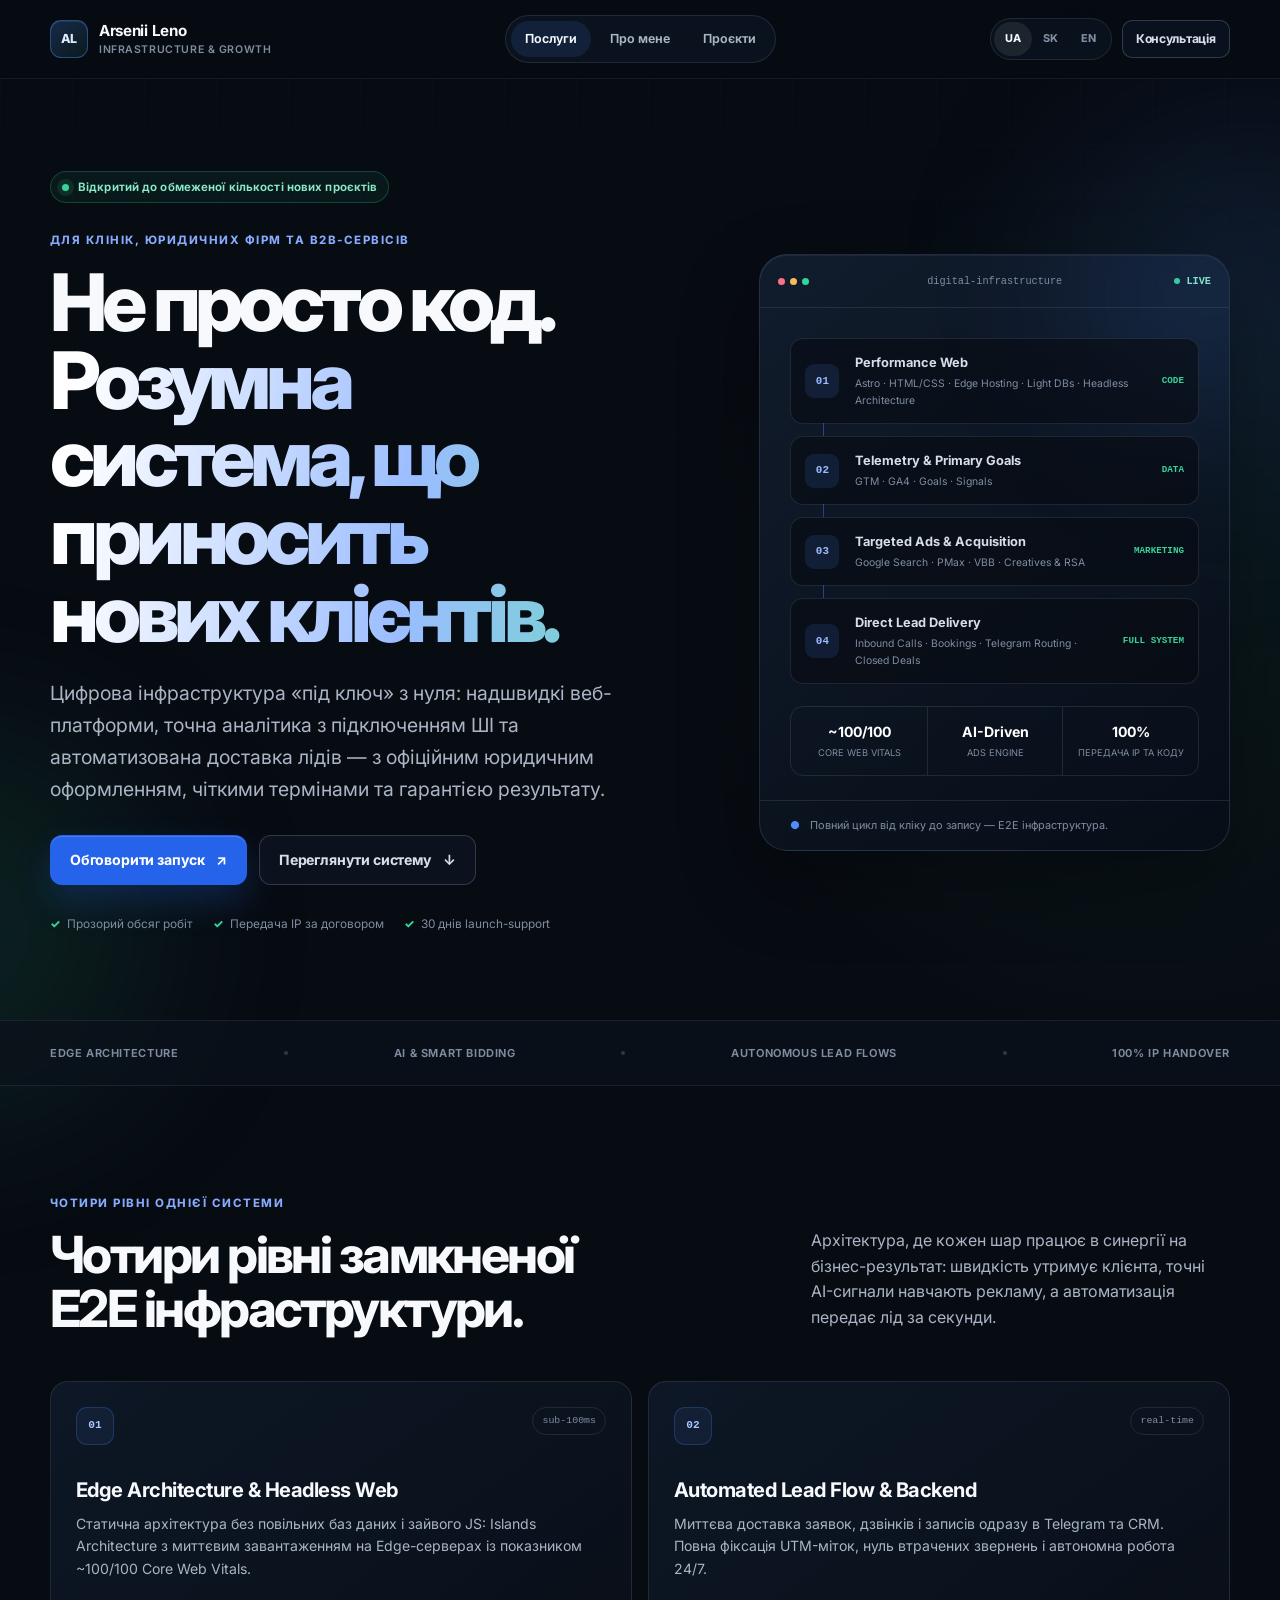
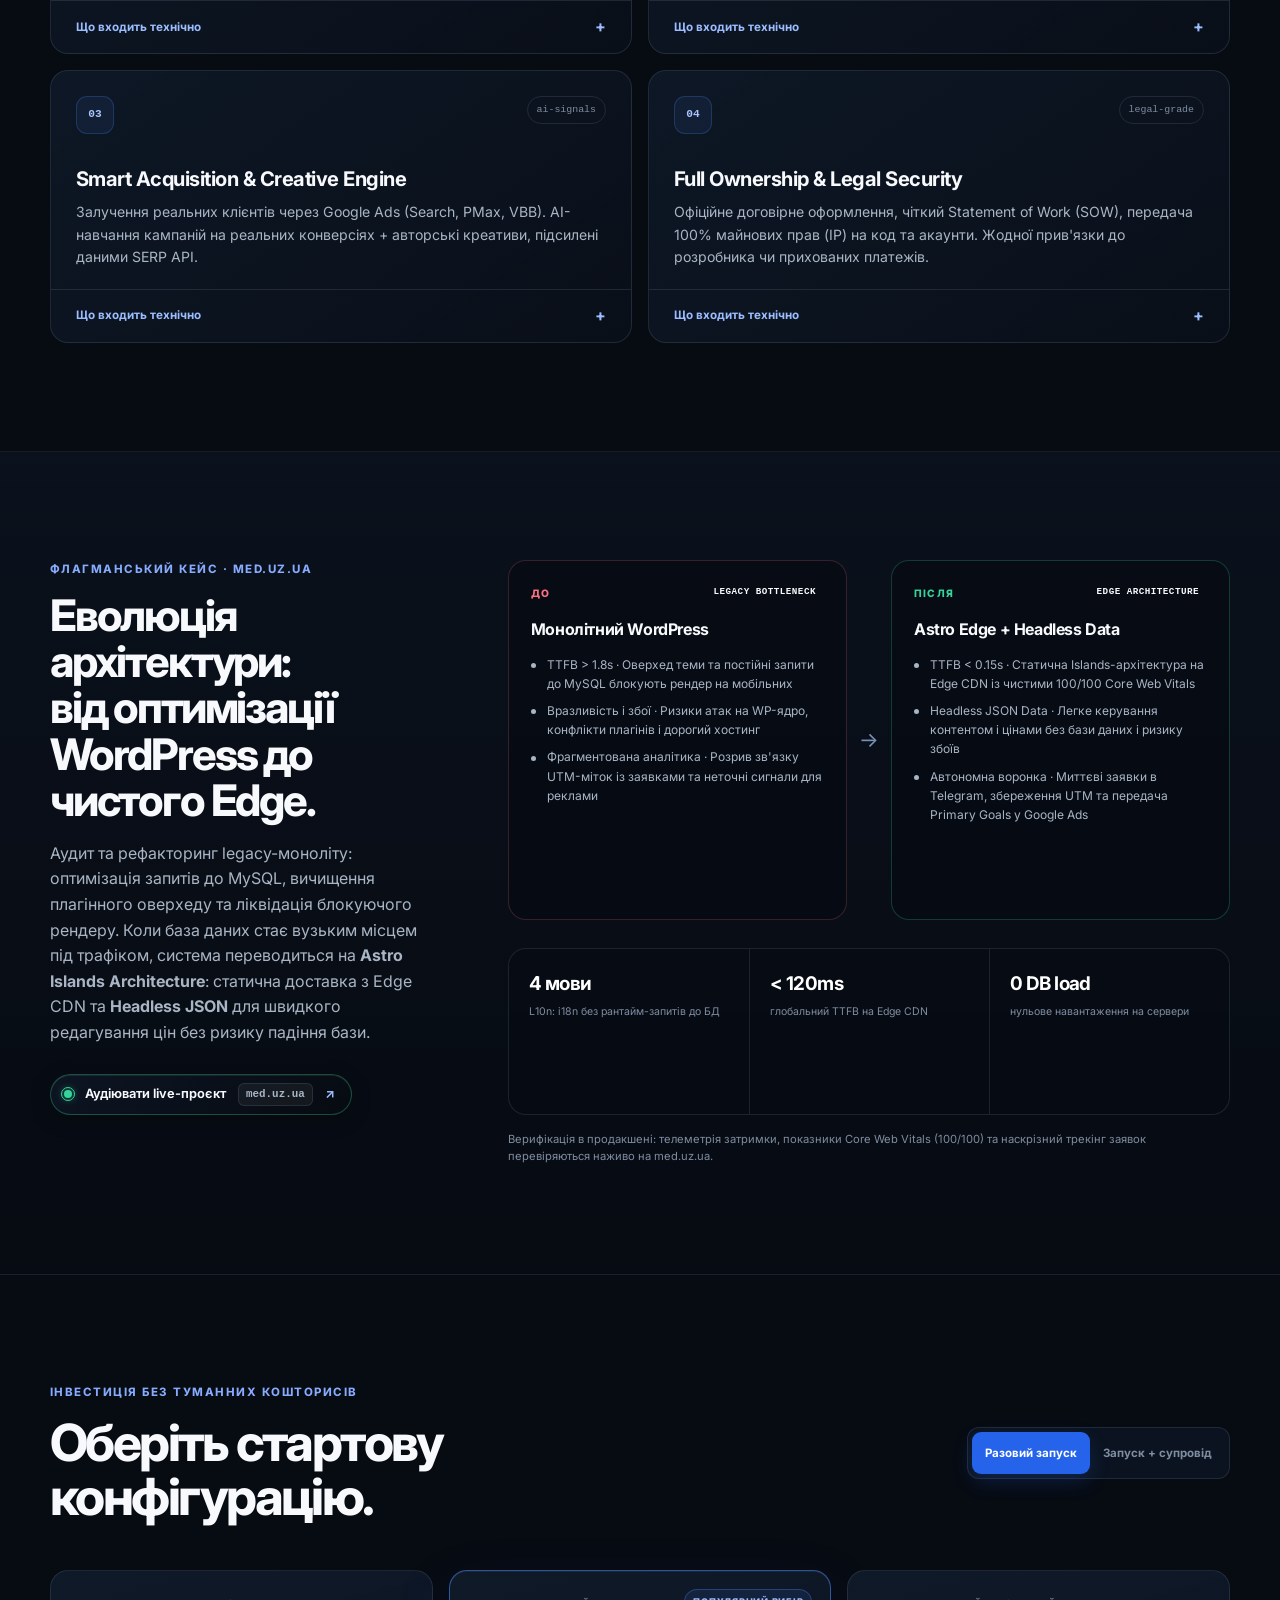
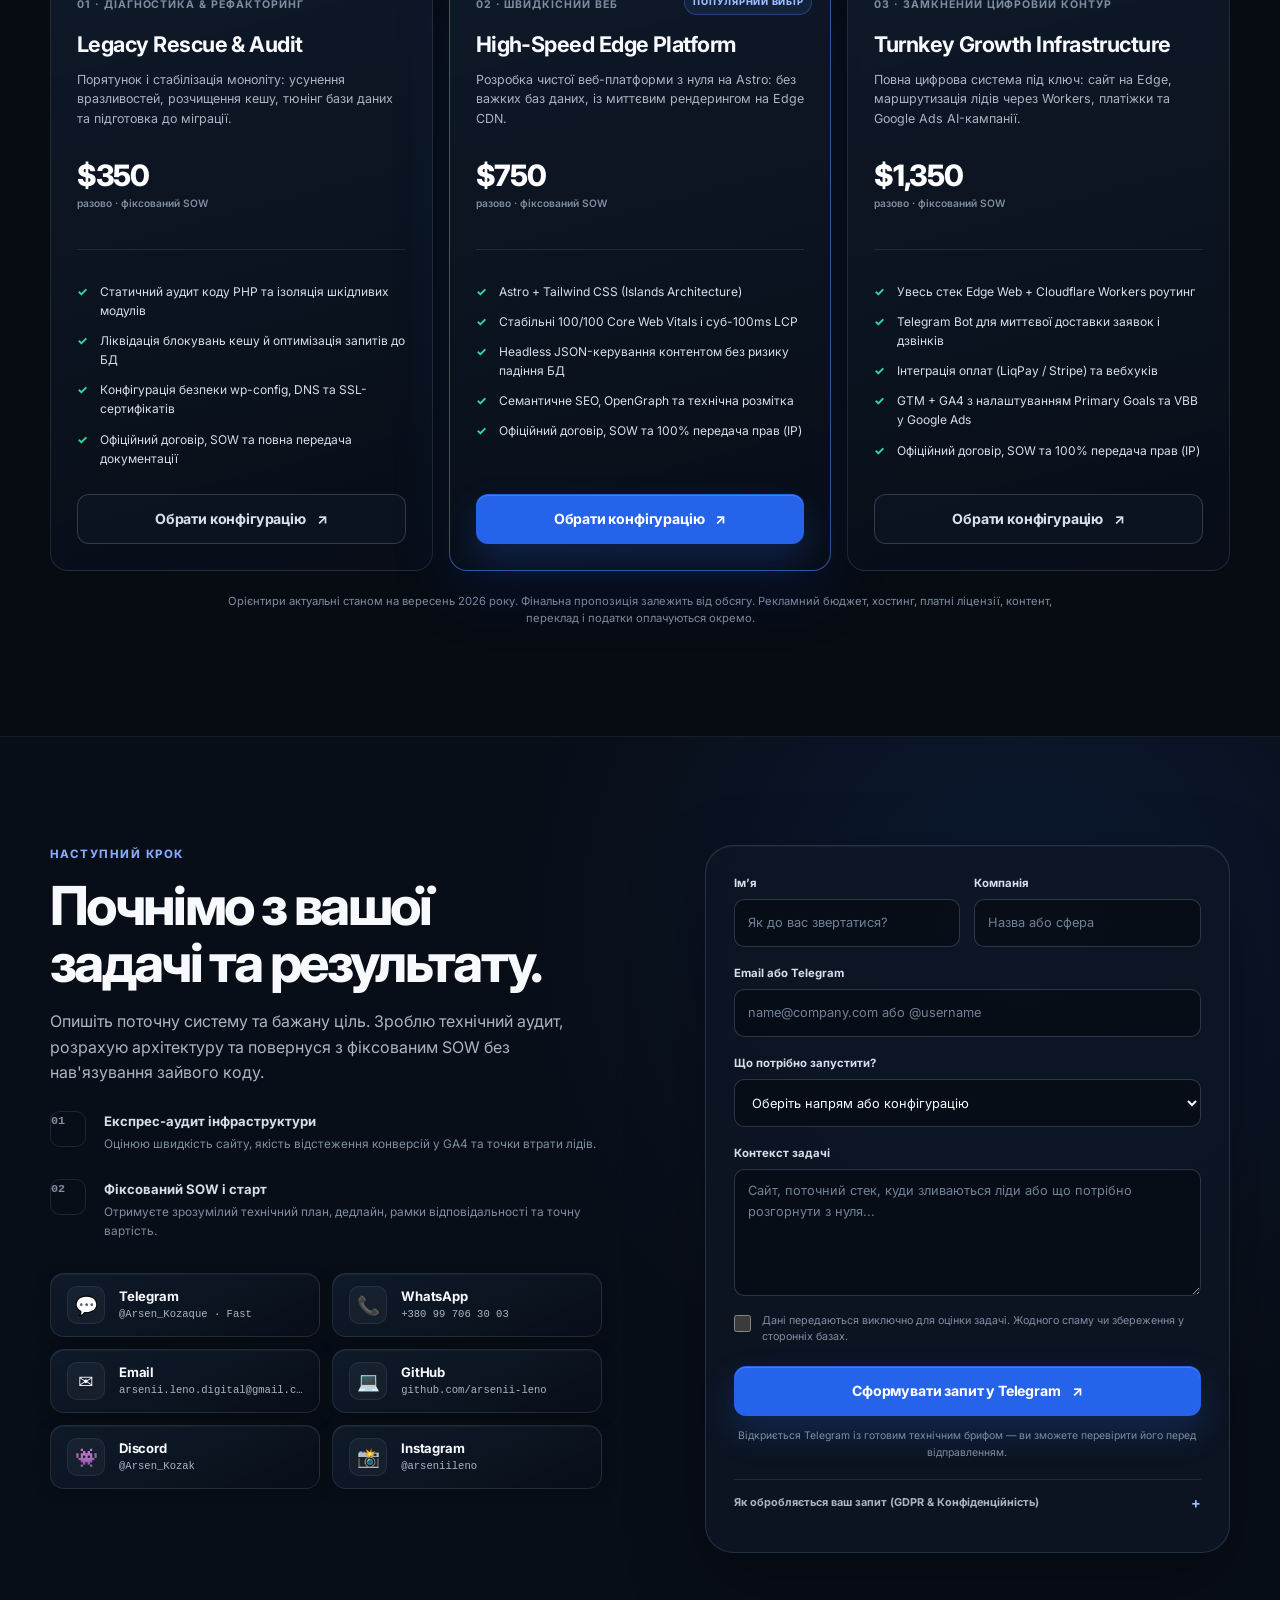
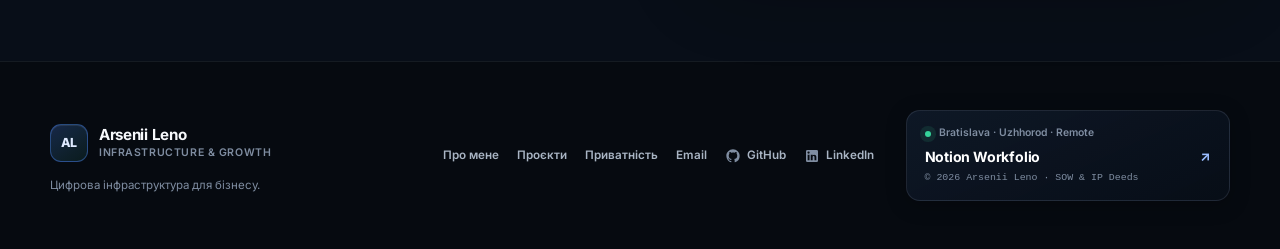
<file: index.html>
<!doctype html>
<html lang="uk">
<head>
  <meta charset="utf-8">
  <meta name="viewport" content="width=device-width, initial-scale=1">
  <meta name="theme-color" content="#070b12">
  <meta name="color-scheme" content="dark">
  <meta name="description" content="Цифрова інфраструктура для клінік та B2B: швидкі веб-платформи, точна аналітика, Google Ads, автоматизація та прозорі умови передачі.">
  <meta property="og:type" content="website">
  <meta property="og:site_name" content="Arsenii Leno">
  <meta property="og:title" content="Arsenii Leno — Digital Infrastructure &amp; Growth Engineering">
  <meta property="og:description" content="Швидкі веб-платформи, аналітика, реклама й автоматизація — одна відповідальна система для клінік і B2B.">
  <meta property="og:url" content="https://arsenii-leno.github.io/">
  <meta property="og:image" content="https://arsenii-leno.github.io/og.png">
  <meta property="og:image:width" content="1200">
  <meta property="og:image:height" content="630">
  <meta name="twitter:card" content="summary_large_image">
  <meta name="twitter:title" content="Arsenii Leno — Digital Infrastructure &amp; Growth Engineering">
  <meta name="twitter:description" content="Швидкі веб-платформи, аналітика, реклама й автоматизація — одна відповідальна система для клінік і B2B.">
  <meta name="twitter:image" content="https://arsenii-leno.github.io/og.png">
  <link rel="canonical" href="https://arsenii-leno.github.io/">
  <link rel="alternate" hreflang="uk" href="https://arsenii-leno.github.io/">
  <link rel="alternate" hreflang="sk" href="https://arsenii-leno.github.io/?lang=sk">
  <link rel="alternate" hreflang="en" href="https://arsenii-leno.github.io/?lang=en">
  <link rel="alternate" hreflang="x-default" href="https://arsenii-leno.github.io/">
  <link rel="preconnect" href="https://fonts.googleapis.com">
  <link rel="preconnect" href="https://fonts.gstatic.com" crossorigin>
  <link href="https://fonts.googleapis.com/css2?family=Inter:wght@400;500;600;700;800&amp;display=swap" rel="stylesheet">
  <link rel="stylesheet" href="styles.css">
  <title>Arsenii Leno — Цифрова інфраструктура та зростання</title>
  <script type="application/ld+json">
    {
      "@context": "https://schema.org",
      "@graph": [
        {
          "@type": "Person",
          "@id": "https://arsenii-leno.github.io/#person",
          "name": "Arsenii Leno",
          "url": "https://arsenii-leno.github.io/",
          "email": "mailto:arsenii.leno.digital@gmail.com",
          "jobTitle": "Digital Infrastructure & Growth Engineer",
          "sameAs": [
            "https://github.com/arsenii-leno",
            "https://linkedin.com/in/arsenii-leno"
          ],
          "knowsAbout": [
            "Web performance",
            "Cloudflare edge infrastructure",
            "Google Ads",
            "Google Analytics 4",
            "Serverless automation",
            "IT law and intellectual property"
          ]
        },
        {
          "@type": "WebSite",
          "@id": "https://arsenii-leno.github.io/#website",
          "name": "Arsenii Leno",
          "url": "https://arsenii-leno.github.io/",
          "inLanguage": ["uk", "sk", "en"],
          "publisher": { "@id": "https://arsenii-leno.github.io/#person" }
        }
      ]
    }
  </script>
  <script src="i18n.js" defer></script>
  <script src="app.js" defer></script>
</head>
<body data-page="home">
  <a class="skip-link" href="#main" data-i18n="global.skip">Перейти до основного вмісту</a>
  <div class="page-glow page-glow--one" aria-hidden="true"></div>
  <div class="page-glow page-glow--two" aria-hidden="true"></div>

  <header class="site-header">
    <div class="shell header-inner">
      <a class="brand" href="https://github.com/arsenii-leno" target="_blank" rel="noopener noreferrer" aria-label="Arsenii Leno — GitHub">
        <span class="brand-mark" aria-hidden="true">AL</span>
        <span class="brand-copy">
          <strong>Arsenii Leno</strong>
          <small data-i18n="global.brandTag">Infrastructure &amp; Growth</small>
        </span>
      </a>

      <nav class="primary-nav" aria-label="Primary navigation" data-i18n-aria-label="global.navLabel">
        <a class="nav-link is-active" href="index.html" aria-current="page" data-i18n="global.nav.services">Послуги</a>
        <a class="nav-link" href="about.html" data-i18n="global.nav.about">Про мене</a>
        <a class="nav-link" href="projects.html" data-i18n="global.nav.projects">Проєкти</a>
      </nav>

      <div class="header-actions">
        <div class="language-switcher" role="group" aria-label="Language" data-i18n-aria-label="global.languageLabel">
          <button class="language-button is-active" type="button" data-language="uk" aria-pressed="true">UA</button>
          <button class="language-button" type="button" data-language="sk" aria-pressed="false">SK</button>
          <button class="language-button" type="button" data-language="en" aria-pressed="false">EN</button>
        </div>
        <a class="button button--small button--ghost header-cta" href="#contact" data-i18n="global.nav.consultation">Консультація</a>
      </div>
    </div>
  </header>

  <main id="main">
    <section class="hero section section--hero">
      <div class="shell hero-grid">
        <div class="hero-copy">
          <div class="status-badge">
            <span class="status-dot" aria-hidden="true"></span>
            <span data-i18n="home.hero.status">Відкритий до обмеженої кількості нових проєктів</span>
          </div>
          <p class="eyebrow" data-i18n="home.hero.eyebrow">Для клінік, юридичних фірм та B2B-сервісів</p>
          <h1>
            <span data-i18n="home.hero.title">Не просто код.</span>
            <span class="gradient-text" data-i18n="home.hero.titleAccent">Розумна система, що приносить нових клієнтів.</span>
          </h1>
          <p class="hero-lede" data-i18n="home.hero.lede">Цифрова інфраструктура «під ключ» з нуля: надшвидкі веб-платформи, точна аналітика з підключенням ШІ та автоматизована доставка лідів — з офіційним юридичним оформленням, чіткими термінами та гарантією результату.</p>
          <div class="hero-actions">
            <a class="button button--primary" href="#contact">
              <span data-i18n="home.hero.primaryCta">Обговорити запуск</span>
              <span aria-hidden="true">↗</span>
            </a>
            <a class="button button--ghost" href="#pillars">
              <span data-i18n="home.hero.secondaryCta">Переглянути систему</span>
              <span aria-hidden="true">↓</span>
            </a>
          </div>
          <ul class="hero-trust" aria-label="Service assurances" data-i18n-aria-label="home.hero.trustLabel">
            <li><span aria-hidden="true">✓</span><span data-i18n="home.hero.trust.0">Прозорий обсяг робіт</span></li>
            <li><span aria-hidden="true">✓</span><span data-i18n="home.hero.trust.1">Передача IP</span></li>
            <li><span aria-hidden="true">✓</span><span data-i18n="home.hero.trust.2">30 днів після запуску</span></li>
          </ul>
        </div>

        <aside class="system-card" aria-label="Infrastructure system overview" data-i18n-aria-label="home.system.ariaLabel">
          <div class="system-card__topline">
            <span class="window-dots" aria-hidden="true"><i></i><i></i><i></i></span>
            <span data-i18n="home.system.label">digital-infrastructure</span>
            <span class="live-label"><i aria-hidden="true"></i><span data-i18n="home.system.live">LIVE</span></span>
          </div>
          <div class="system-flow" id="system-flow"></div>
          <div class="system-metrics" id="system-metrics"></div>
          <p class="system-footnote"><span aria-hidden="true">●</span> <span data-i18n="home.system.note">Повний цикл від кліку до запису — E2E інфраструктура.</span></p>
        </aside>
      </div>
    </section>

    <section class="proof-strip" aria-label="Specialisms" data-i18n-aria-label="home.proofLabel">
      <div class="shell proof-strip__inner">
        <span data-i18n="home.proof.0">EDGE ARCHITECTURE</span>
        <i aria-hidden="true"></i>
        <span data-i18n="home.proof.1">AI &amp; SMART BIDDING</span>
        <i aria-hidden="true"></i>
        <span data-i18n="home.proof.2">AUTONOMOUS LEAD FLOWS</span>
        <i aria-hidden="true"></i>
        <span data-i18n="home.proof.3">100% IP HANDOVER</span>
      </div>
    </section>

    <section class="section" id="pillars">
      <div class="shell">
        <div class="section-heading section-heading--split">
          <div>
            <p class="eyebrow" data-i18n="home.pillars.eyebrow">Чотири рівні однієї системи</p>
            <h2 data-i18n="home.pillars.title">Чотири рівні замкненої E2E інфраструктури.</h2>
          </div>
          <p data-i18n="home.pillars.intro">Архітектура, де кожен шар працює в синергії на бізнес-результат: швидкість утримує клієнта, точні AI-сигнали навчають рекламу, а автоматизація передає лід за секунди.</p>
        </div>
        <div class="pillar-grid" id="pillar-grid"></div>
      </div>
    </section>

    <section class="section section--muted" id="case-study">
      <div class="shell">
        <div class="case-study">
          <div class="case-study__intro">
            <p class="eyebrow" data-i18n="home.case.eyebrow">Флагманський кейс · med.uz.ua</p>
            <h2 data-i18n="home.case.title">Еволюція архітектури: від оптимізації WordPress до чистого Edge.</h2>
            <p data-i18n="home.case.intro">Глибоко розумію нутрощі WordPress — від тюнінгу MySQL до рефакторингу плагінів. Проте для клінік та B2B з високим чеком моноліт стає гальмом. Рішення: зберегти звичне керування даними, але перевести платформу на швидкісну Edge-архітектуру (Astro + структурований Headless-контент через JSON).</p>
            <div class="case-study__actions">
              <a class="live-status-pill" href="https://med.uz.ua" target="_blank" rel="noopener noreferrer">
                <span class="live-status-pill__indicator" aria-hidden="true">
                  <span class="live-status-pill__dot"></span>
                  <span class="live-status-pill__ping"></span>
                </span>
                <span class="live-status-pill__text" data-i18n="home.case.visit">Аудіювати live-проєкт</span>
                <span class="live-status-pill__meta">med.uz.ua</span>
                <span class="live-status-pill__icon" aria-hidden="true">↗</span>
              </a>
            </div>
          </div>

          <div class="transformation" aria-label="Before and after transformation" data-i18n-aria-label="home.case.comparisonLabel">
            <div class="transformation-card transformation-card--before">
              <div class="transformation-card__top">
                <span class="transformation-card__label" data-i18n="home.case.beforeLabel">До</span>
                <span class="tech-badge tech-badge--warning">LEGACY BOTTLENECK</span>
              </div>
              <div class="transformation-card__header">
                <h3 data-i18n="home.case.beforeTitle">Монолітний WordPress</h3>
              </div>
              <ul id="case-before"></ul>
            </div>
            <span class="transformation-arrow" aria-hidden="true">→</span>
            <div class="transformation-card transformation-card--after">
              <div class="transformation-card__top">
                <span class="transformation-card__label" data-i18n="home.case.afterLabel">Після</span>
                <span class="tech-badge tech-badge--success">EDGE ARCHITECTURE</span>
              </div>
              <div class="transformation-card__header">
                <h3 data-i18n="home.case.afterTitle">Astro Edge + Headless Data</h3>
              </div>
              <ul id="case-after"></ul>
            </div>
          </div>

          <div class="case-metrics" id="case-metrics"></div>
          <p class="claim-note" data-i18n="home.case.claimNote">Live-архітектура, швидкість та мультимовність перевіряються на реальному проєкті: med.uz.ua.</p>
        </div>
      </div>
    </section>

    <section class="section" id="pricing">
      <div class="shell">
        <div class="section-heading section-heading--split section-heading--pricing">
          <div>
            <p class="eyebrow" data-i18n="home.pricing.eyebrow">Інвестиція без туманних кошторисів</p>
            <h2 data-i18n="home.pricing.title">Оберіть стартову конфігурацію.</h2>
          </div>
          <div class="pricing-toggle" role="group" aria-label="Pricing mode" data-i18n-aria-label="home.pricing.toggleLabel">
            <button type="button" class="pricing-toggle__button is-active" data-pricing-mode="build" aria-pressed="true" data-i18n="home.pricing.buildToggle">Разовий запуск</button>
            <button type="button" class="pricing-toggle__button" data-pricing-mode="growth" aria-pressed="false" data-i18n="home.pricing.growthToggle">Запуск + супровід</button>
          </div>
        </div>
        <div class="pricing-grid" id="pricing-grid"></div>
        <p class="pricing-note" data-i18n="home.pricing.note">Орієнтири актуальні станом на серпень 2026 року. Фінальна пропозиція залежить від обсягу. Рекламний бюджет, хостинг, платні ліцензії, контент, переклад і податки оплачуються окремо.</p>
      </div>
    </section>

    <section class="section section--contact" id="contact">
      <div class="shell contact-grid">
        <div class="contact-copy">
          <p class="eyebrow" data-i18n="home.contact.eyebrow">Наступний крок</p>
          <h2 data-i18n="home.contact.title">Почнімо з вашої задачі та результату.</h2>
          <p data-i18n="home.contact.intro">Опишіть поточну систему та бажану ціль. Зроблю технічний аудит, розрахую архітектуру та повернуся з фіксованим SOW без нав'язування зайвого коду.</p>
          <div class="contact-expectation">
            <span class="contact-expectation__number">01</span>
            <p><strong data-i18n="home.contact.stepOneTitle">Експрес-аудит інфраструктури</strong><span data-i18n="home.contact.stepOneBody">Оцінюю швидкість сайту, якість відстеження конверсій у GA4 та точки втрати лідів.</span></p>
          </div>
          <div class="contact-expectation">
            <span class="contact-expectation__number">02</span>
            <p><strong data-i18n="home.contact.stepTwoTitle">Фіксований SOW і старт</strong><span data-i18n="home.contact.stepTwoBody">Отримуєте зрозумілий технічний план, дедлайн, рамки відповідальності та точну вартість.</span></p>
          </div>
          <div class="contact-channels" aria-label="Direct Communication Channels">
            <a class="contact-badge contact-badge--tg" href="https://t.me/Arsen_Kozaque" target="_blank" rel="noopener noreferrer">
              <span class="contact-badge__icon">💬</span>
              <span class="contact-badge__content">
                <strong>Telegram</strong>
                <small>@Arsen_Kozaque · Fast</small>
              </span>
            </a>

            <a class="contact-badge contact-badge--wa" href="https://wa.me/380997063003" target="_blank" rel="noopener noreferrer">
              <span class="contact-badge__icon">📞</span>
              <span class="contact-badge__content">
                <strong>WhatsApp</strong>
                <small>+380 99 706 30 03</small>
              </span>
            </a>

            <a class="contact-badge contact-badge--email" href="mailto:arsenii.leno.digital@gmail.com">
              <span class="contact-badge__icon">✉️</span>
              <span class="contact-badge__content">
                <strong>Email</strong>
                <small>arsenii.leno.digital@gmail.com</small>
              </span>
            </a>

            <a class="contact-badge contact-badge--gh" href="https://github.com/arsenii-leno" target="_blank" rel="noopener noreferrer">
              <span class="contact-badge__icon">💻</span>
              <span class="contact-badge__content">
                <strong>GitHub</strong>
                <small>github.com/arsenii-leno</small>
              </span>
            </a>

            <a class="contact-badge contact-badge--discord" href="https://discord.com/users/1008370467704410112" target="_blank" rel="noopener noreferrer">
              <span class="contact-badge__icon">👾</span>
              <span class="contact-badge__content">
                <strong>Discord</strong>
                <small>@Arsen_Kozak</small>
              </span>
            </a>

            <a class="contact-badge contact-badge--ig" href="https://instagram.com/arseniileno" target="_blank" rel="noopener noreferrer">
              <span class="contact-badge__icon">📸</span>
              <span class="contact-badge__content">
                <strong>Instagram</strong>
                <small>@arseniileno</small>
              </span>
            </a>
          </div>
        </div>

        <form class="lead-form" id="lead-form" novalidate>
          <div class="form-row">
            <div class="field">
              <label for="name" data-i18n="home.contact.nameLabel">Ім’я</label>
              <input id="name" name="name" type="text" autocomplete="name" minlength="2" required data-i18n-placeholder="home.contact.namePlaceholder" placeholder="Як до вас звертатися?">
            </div>
            <div class="field">
              <label for="company" data-i18n="home.contact.companyLabel">Компанія</label>
              <input id="company" name="company" type="text" autocomplete="organization" data-i18n-placeholder="home.contact.companyPlaceholder" placeholder="Назва або сфера">
            </div>
          </div>
          <div class="field">
            <label for="contact-value" data-i18n="home.contact.contactLabel">Email або Telegram</label>
            <input id="contact-value" name="contact" type="text" autocomplete="email" minlength="3" required data-i18n-placeholder="home.contact.contactPlaceholder" placeholder="name@company.com або @username">
          </div>
          <div class="field">
            <label for="service" data-i18n="home.contact.serviceLabel">Що потрібно запустити?</label>
            <select id="service" name="service" required></select>
          </div>
          <div class="field">
            <label for="message" data-i18n="home.contact.messageLabel">Контекст задачі</label>
            <textarea id="message" name="message" rows="5" minlength="10" required data-i18n-placeholder="home.contact.messagePlaceholder" placeholder="Сайт, поточний стек, куди зливаються ліди або що потрібно розгорнути з нуля..."></textarea>
          </div>
          <label class="consent-field">
            <input type="checkbox" name="consent" required>
            <span data-i18n="home.contact.consent">Дані передаються виключно для оцінки задачі. Жодного спаму чи збереження у сторонніх базах.</span>
          </label>
          <input type="text" name="website" class="honeypot" tabindex="-1" autocomplete="off" aria-hidden="true">
          <button class="button button--primary button--full" type="submit">
            <span data-i18n="home.contact.submit">Сформувати запит у Telegram</span><span aria-hidden="true">↗</span>
          </button>
          <p class="form-note" data-i18n="home.contact.note">Відкриється Telegram із готовим повідомленням — ви зможете перевірити його перед відправленням.</p>
          <p class="form-status" id="form-status" aria-live="polite"></p>
          <details class="privacy-details" id="privacy">
            <summary data-i18n="home.contact.privacySummary">Як обробляється ваш запит</summary>
            <div>
              <p data-i18n="home.contact.privacyController">Контролер: Arsenii Leno, arsenii.leno.digital@gmail.com.</p>
              <p data-i18n="home.contact.privacyPurpose">Мета й підстава: відповідь на ваш B2B-запит та кроки до можливої співпраці. Листування зберігається лише стільки, скільки потрібно для запиту й обов’язкових бізнес-записів.</p>
              <p data-i18n="home.contact.privacyTelegram">Сайт не надсилає й не зберігає форму: він створює чернетку, яку ви самі надсилаєте через Telegram. Після відправлення дані також обробляє Telegram за власними умовами.</p>
              <p data-i18n="home.contact.privacyRights">Щоб отримати, виправити або видалити дані з листування, напишіть на email вище. Не надсилайте дані пацієнтів, медичну чи іншу чутливу інформацію.</p>
            </div>
          </details>
        </form>
      </div>
    </section>
  </main>

  <footer class="site-footer">
    <div class="shell footer-grid">
      <div class="footer-identity">
        <a class="brand brand--footer" href="index.html" aria-label="Arsenii Leno">
          <span class="brand-mark" aria-hidden="true">AL</span>
          <span class="brand-copy">
            <strong>Arsenii Leno</strong>
            <small data-i18n="global.brandTag">Infrastructure &amp; Growth</small>
          </span>
        </a>
        <p data-i18n="global.footer.tagline">Цифрова інфраструктура для бізнесу.</p>
      </div>

      <div class="footer-links">
        <a class="footer-link" href="about.html" data-i18n="global.nav.about">Про мене</a>
        <a class="footer-link" href="projects.html" data-i18n="global.nav.projects">Проєкти</a>
        <a class="footer-link footer-link--privacy" href="#privacy" data-action="privacy" data-i18n="global.footer.privacy">Приватність</a>
        <a class="footer-link" href="mailto:arsenii.leno.digital@gmail.com">Email</a>
        <a class="footer-link footer-link--social" href="https://github.com/arsenii-leno" target="_blank" rel="noopener noreferrer" aria-label="GitHub">
          <svg class="footer-social-icon" width="16" height="16" viewBox="0 0 24 24" fill="currentColor" aria-hidden="true">
            <path d="M12 2C6.477 2 2 6.484 2 12.017c0 4.425 2.865 8.18 6.839 9.504.5.092.682-.217.682-.483 0-.237-.008-.868-.013-1.703-2.782.605-3.369-1.343-3.369-1.343-.454-1.158-1.11-1.466-1.11-1.466-.908-.62.069-.608.069-.608 1.003.07 1.53 1.032 1.53 1.032.892 1.53 2.341 1.088 2.91.832.092-.647.35-1.088.636-1.338-2.22-.253-4.555-1.113-4.555-4.951 0-1.093.39-1.988 1.029-2.688-.103-.253-.446-1.272.098-2.65 0 0 .84-.27 2.75 1.026A9.564 9.564 0 0 1 12 6.844c.85.004 1.705.115 2.504.337 1.909-1.296 2.747-1.027 2.747-1.027.546 1.379.202 2.398.1 2.651.64.7 1.028 1.595 1.028 2.688 0 3.848-2.339 4.695-4.566 4.943.359.309.678.92.678 1.855 0 1.338-.012 2.419-.012 2.747 0 .268.18.58.688.482A10.019 10.019 0 0 0 22 12.017C22 6.484 17.522 2 12 2z"/>
          </svg>
          <span>GitHub</span>
        </a>
        <a class="footer-link footer-link--social" href="https://linkedin.com/in/arsenii-leno" target="_blank" rel="noopener noreferrer" aria-label="LinkedIn">
          <svg class="footer-social-icon" width="16" height="16" viewBox="0 0 24 24" fill="currentColor" aria-hidden="true">
            <path d="M19 3a2 2 0 0 1 2 2v14a2 2 0 0 1-2 2H5a2 2 0 0 1-2-2V5a2 2 0 0 1 2-2h14m-.5 15.5v-5.3a3.26 3.26 0 0 0-3.26-3.26c-.85 0-1.84.52-2.28 1.3v-1.11h-2.79v8.37h2.79v-4.93c0-.77.62-1.4 1.39-1.4a1.4 1.4 0 0 1 1.4 1.4v4.93h2.75M6.88 8.56a1.68 1.68 0 0 0 1.68-1.68c0-.93-.75-1.69-1.68-1.69a1.69 1.69 0 0 0-1.69 1.69c0 .93.76 1.68 1.69 1.68m1.39 9.94v-8.37H5.5v8.37h2.77z"/>
          </svg>
          <span>LinkedIn</span>
        </a>
      </div>

      <a class="footer-notion-card" href="https://bouncy-pyroraptor-569.notion.site/Workfolio-16c46a8dd0cd80f28fd6c43b2b604b21" target="_blank" rel="noopener noreferrer" aria-label="Notion Workfolio — Реєстр архітектури та підтверджень">
        <div class="footer-notion-card__header">
          <span class="status-dot" aria-hidden="true"></span>
          <span data-i18n="global.footer.location">Bratislava · Uzhhorod · Remote</span>
        </div>
        <div class="footer-notion-card__body">
          <strong>Notion Workfolio</strong>
          <span class="footer-notion-card__arrow" aria-hidden="true">↗</span>
        </div>
        <small class="footer-notion-card__copy">© <span data-current-year>2026</span> Arsenii Leno · SOW &amp; IP Deeds</small>
      </a>
    </div>
  </footer>

  <noscript>
    <div class="noscript-note">Для перемикання мови й форми контакту потрібен JavaScript. Напишіть напряму: arsenii.leno.digital@gmail.com.</div>
  </noscript>
</body>
</html>
</file>
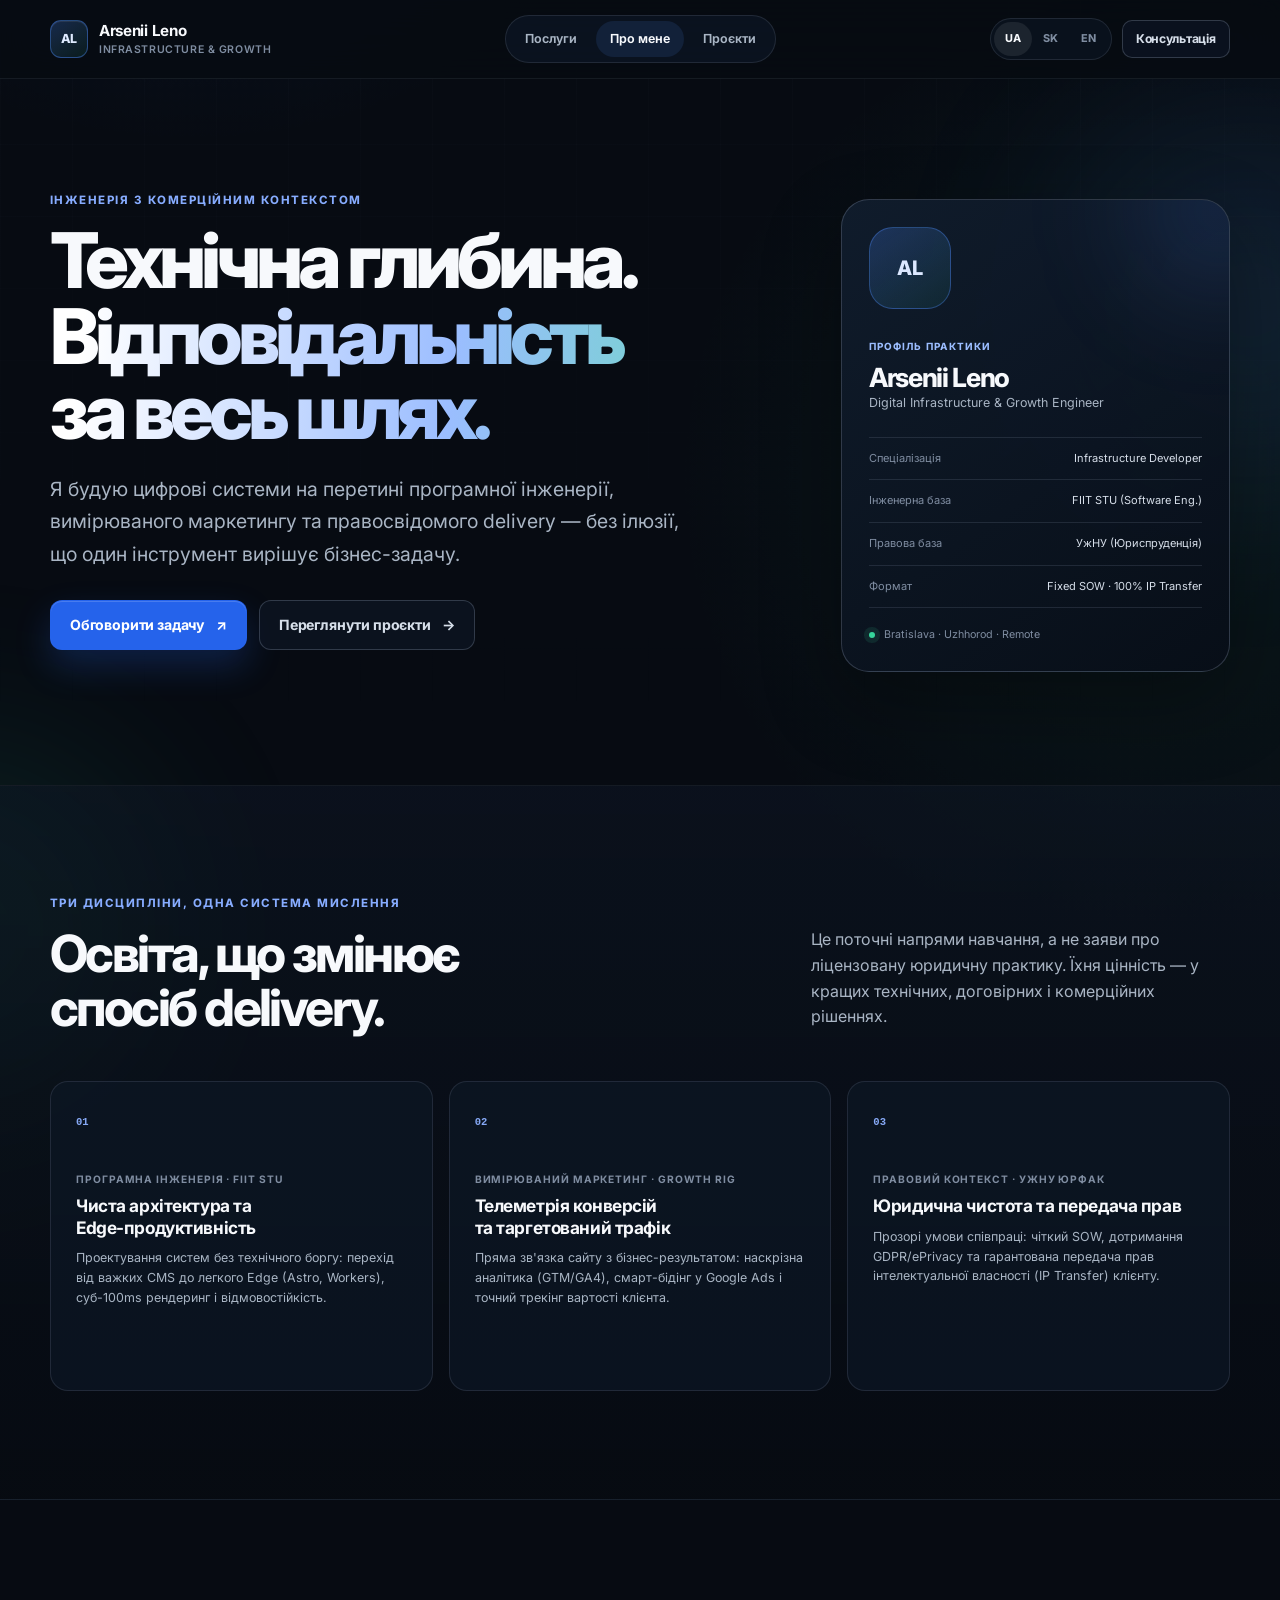
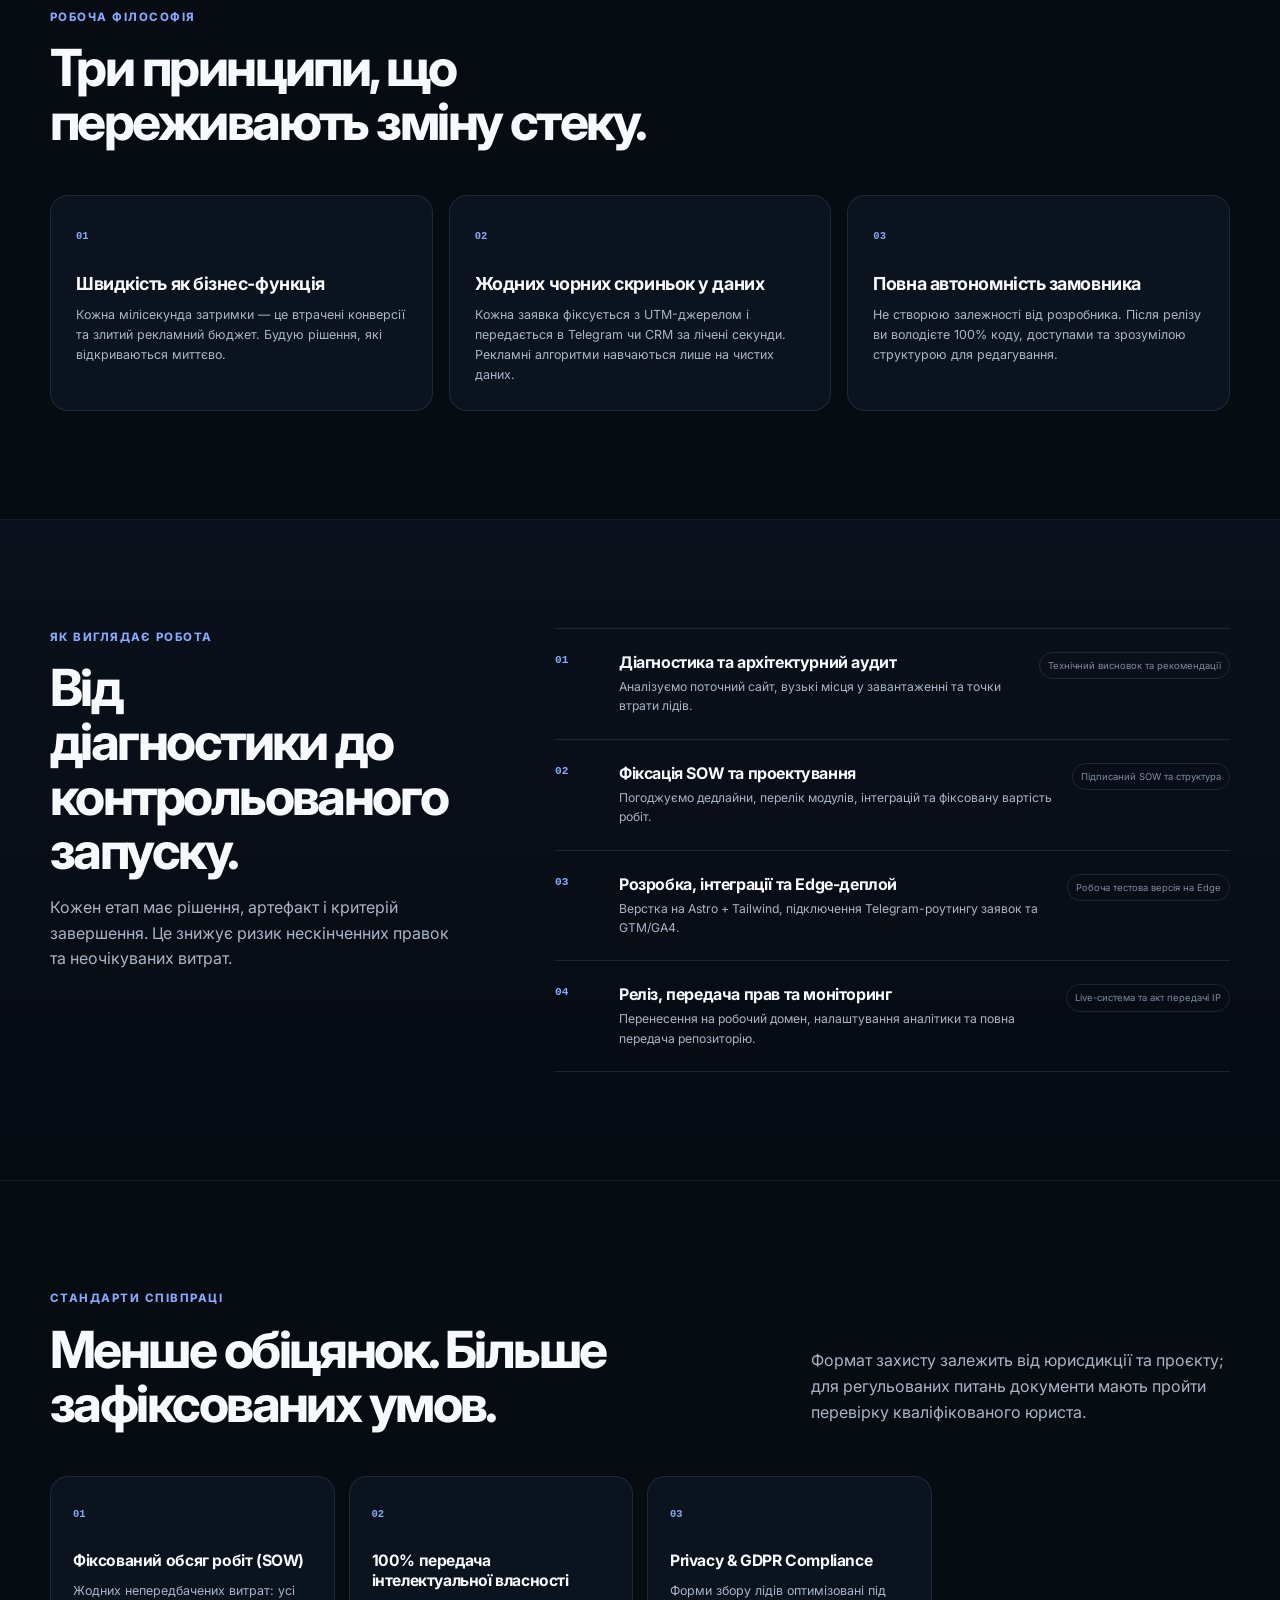
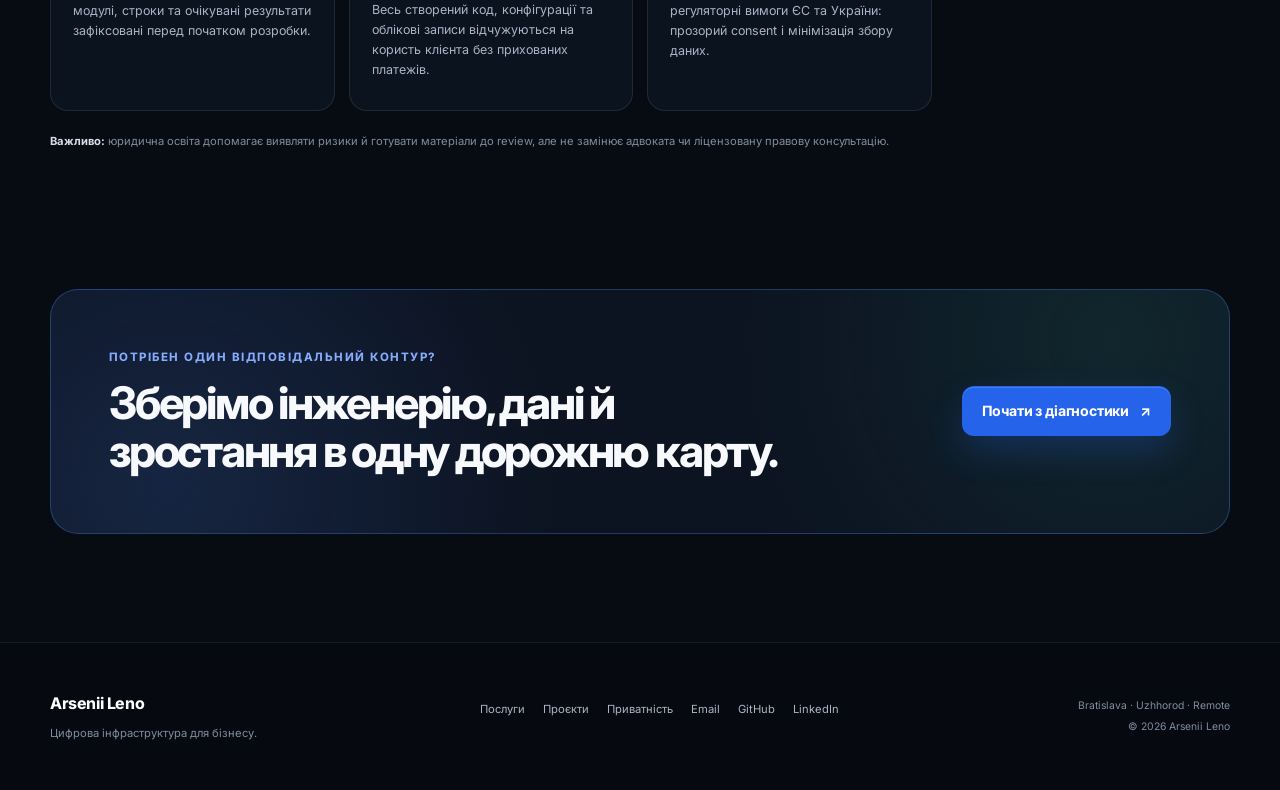
<file: about.html>
<!doctype html>
<html lang="uk">
<head>
  <meta charset="utf-8">
  <meta name="viewport" content="width=device-width, initial-scale=1">
  <meta name="theme-color" content="#070b12">
  <meta name="color-scheme" content="dark">
  <meta name="description" content="Інженерний, аналітичний і правосвідомий підхід Арсенія Лено до цифрової інфраструктури для клінік і B2B-компаній.">
  <meta property="og:type" content="profile">
  <meta property="og:site_name" content="Arsenii Leno">
  <meta property="og:title" content="Про підхід — Arsenii Leno">
  <meta property="og:description" content="Software engineering, вимірюване зростання та privacy-aware delivery в одній практиці.">
  <meta property="og:url" content="https://arsenii-leno.github.io/about.html">
  <meta property="og:image" content="https://arsenii-leno.github.io/og.png">
  <meta name="twitter:card" content="summary_large_image">
  <meta name="twitter:title" content="Про підхід — Arsenii Leno">
  <meta name="twitter:description" content="Software engineering, вимірюване зростання та privacy-aware delivery в одній практиці.">
  <meta name="twitter:image" content="https://arsenii-leno.github.io/og.png">
  <link rel="canonical" href="https://arsenii-leno.github.io/about.html">
  <link rel="alternate" hreflang="uk" href="https://arsenii-leno.github.io/about.html">
  <link rel="alternate" hreflang="sk" href="https://arsenii-leno.github.io/about.html?lang=sk">
  <link rel="alternate" hreflang="en" href="https://arsenii-leno.github.io/about.html?lang=en">
  <link rel="alternate" hreflang="x-default" href="https://arsenii-leno.github.io/about.html">
  <link rel="preconnect" href="https://fonts.googleapis.com">
  <link rel="preconnect" href="https://fonts.gstatic.com" crossorigin>
  <link href="https://fonts.googleapis.com/css2?family=Inter:wght@400;500;600;700;800&amp;display=swap" rel="stylesheet">
  <link rel="stylesheet" href="styles.css">
  <title>Про підхід — Arsenii Leno</title>
  <script type="application/ld+json">
    {
      "@context": "https://schema.org",
      "@type": "ProfilePage",
      "url": "https://arsenii-leno.github.io/about.html",
      "name": "About Arsenii Leno",
      "mainEntity": {
        "@type": "Person",
        "name": "Arsenii Leno",
        "url": "https://arsenii-leno.github.io/",
        "jobTitle": "Digital Infrastructure & Growth Engineer",
        "sameAs": [
          "https://github.com/arsenii-leno",
          "https://linkedin.com/in/arsenii-leno"
        ]
      }
    }
  </script>
  <script src="i18n.js" defer></script>
  <script src="app.js" defer></script>
</head>
<body data-page="about">
  <a class="skip-link" href="#main" data-i18n="global.skip">Перейти до основного вмісту</a>
  <div class="page-glow page-glow--one" aria-hidden="true"></div>
  <div class="page-glow page-glow--two" aria-hidden="true"></div>

  <header class="site-header">
    <div class="shell header-inner">
      <a class="brand" href="https://github.com/arsenii-leno" target="_blank" rel="noopener noreferrer" aria-label="Arsenii Leno — GitHub">
        <span class="brand-mark" aria-hidden="true">AL</span>
        <span class="brand-copy"><strong>Arsenii Leno</strong><small data-i18n="global.brandTag">Infrastructure &amp; Growth</small></span>
      </a>
      <nav class="primary-nav" aria-label="Primary navigation" data-i18n-aria-label="global.navLabel">
        <a class="nav-link" href="index.html" data-i18n="global.nav.services">Послуги</a>
        <a class="nav-link is-active" href="about.html" aria-current="page" data-i18n="global.nav.about">Про мене</a>
        <a class="nav-link" href="projects.html" data-i18n="global.nav.projects">Проєкти</a>
      </nav>
      <div class="header-actions">
        <div class="language-switcher" role="group" aria-label="Language" data-i18n-aria-label="global.languageLabel">
          <button class="language-button is-active" type="button" data-language="uk" aria-pressed="true">UA</button>
          <button class="language-button" type="button" data-language="sk" aria-pressed="false">SK</button>
          <button class="language-button" type="button" data-language="en" aria-pressed="false">EN</button>
        </div>
        <a class="button button--small button--ghost header-cta" href="index.html#contact" data-i18n="global.nav.consultation">Консультація</a>
      </div>
    </div>
  </header>

  <main id="main">
    <section class="section page-hero">
      <div class="shell page-hero__grid">
        <div>
          <p class="eyebrow" data-i18n="about.hero.eyebrow">Інженерія з комерційним контекстом</p>
          <h1><span data-i18n="about.hero.title">Технічна глибина.</span> <span class="gradient-text" data-i18n="about.hero.titleAccent">Відповідальність за весь шлях.</span></h1>
          <p class="page-hero__lede" data-i18n="about.hero.lede">Я будую цифрові системи на перетині програмної інженерії, вимірюваного маркетингу та правосвідомого delivery — без ілюзії, що один інструмент вирішує бізнес-задачу.</p>
          <div class="hero-actions">
            <a class="button button--primary" href="index.html#contact"><span data-i18n="about.hero.cta">Обговорити задачу</span><span aria-hidden="true">↗</span></a>
            <a class="button button--ghost" href="projects.html"><span data-i18n="about.hero.secondaryCta">Переглянути проєкти</span><span aria-hidden="true">→</span></a>
          </div>
        </div>

        <aside class="profile-card">
          <div class="profile-card__monogram" aria-hidden="true">AL</div>
          <div>
            <span class="profile-card__label" data-i18n="about.profile.label">Профіль практики</span>
            <h2>Arsenii Leno</h2>
            <p data-i18n="about.profile.role">Digital Infrastructure &amp; Growth Engineer</p>
          </div>
          <dl class="profile-facts" id="profile-facts"></dl>
          <div class="profile-card__status"><span class="status-dot" aria-hidden="true"></span><span data-i18n="about.profile.status">Bratislava · Uzhhorod · Remote</span></div>
        </aside>
      </div>
    </section>

    <section class="section section--muted">
      <div class="shell">
        <div class="section-heading section-heading--split">
          <div>
            <p class="eyebrow" data-i18n="about.tracks.eyebrow">Три дисципліни, одна система мислення</p>
            <h2 data-i18n="about.tracks.title">Освіта, що змінює спосіб delivery.</h2>
          </div>
          <p data-i18n="about.tracks.intro">Це поточні напрями навчання, а не заяви про ліцензовану юридичну практику. Їхня цінність — у кращих технічних, договірних і комерційних рішеннях.</p>
        </div>
        <div class="track-grid" id="track-grid"></div>
      </div>
    </section>

    <section class="section">
      <div class="shell">
        <div class="section-heading">
          <p class="eyebrow" data-i18n="about.principles.eyebrow">Робоча філософія</p>
          <h2 data-i18n="about.principles.title">Три принципи, що переживають зміну стеку.</h2>
        </div>
        <div class="principle-grid" id="principle-grid"></div>
      </div>
    </section>

    <section class="section section--muted">
      <div class="shell process-layout">
        <div class="process-layout__intro">
          <p class="eyebrow" data-i18n="about.process.eyebrow">Як виглядає робота</p>
          <h2 data-i18n="about.process.title">Від діагностики до контрольованого запуску.</h2>
          <p data-i18n="about.process.intro">Кожен етап має рішення, артефакт і критерій завершення. Це знижує ризик нескінченних правок та неочікуваних витрат.</p>
        </div>
        <ol class="process-list" id="process-list"></ol>
      </div>
    </section>

    <section class="section">
      <div class="shell">
        <div class="section-heading section-heading--split">
          <div>
            <p class="eyebrow" data-i18n="about.safeguards.eyebrow">Стандарти співпраці</p>
            <h2 data-i18n="about.safeguards.title">Менше обіцянок. Більше зафіксованих умов.</h2>
          </div>
          <p data-i18n="about.safeguards.intro">Формат захисту залежить від юрисдикції та проєкту; для регульованих питань документи мають пройти перевірку кваліфікованого юриста.</p>
        </div>
        <div class="safeguard-grid" id="safeguard-grid"></div>
        <p class="legal-note"><strong data-i18n="about.safeguards.noteTitle">Важливо:</strong> <span data-i18n="about.safeguards.note">юридична освіта допомагає виявляти ризики й готувати матеріали до review, але не замінює адвоката чи ліцензовану правову консультацію.</span></p>
      </div>
    </section>

    <section class="section section--cta">
      <div class="shell">
        <div class="cta-panel">
          <div><p class="eyebrow" data-i18n="about.cta.eyebrow">Потрібен один відповідальний контур?</p><h2 data-i18n="about.cta.title">Зберімо інженерію, дані й зростання в одну дорожню карту.</h2></div>
          <a class="button button--primary" href="index.html#contact"><span data-i18n="about.cta.button">Почати з діагностики</span><span aria-hidden="true">↗</span></a>
        </div>
      </div>
    </section>
  </main>

  <footer class="site-footer">
    <div class="shell footer-grid">
      <div><a class="footer-brand" href="index.html">Arsenii Leno</a><p data-i18n="global.footer.tagline">Цифрова інфраструктура для бізнесу, який рахує результат.</p></div>
      <div class="footer-links">
        <a href="index.html" data-i18n="global.nav.services">Послуги</a>
        <a href="projects.html" data-i18n="global.nav.projects">Проєкти</a>
        <a href="index.html#privacy" data-i18n="global.footer.privacy">Приватність</a>
        <a href="mailto:arsenii.leno.digital@gmail.com">Email</a>
        <a href="https://github.com/arsenii-leno" target="_blank" rel="noopener noreferrer">GitHub</a>
        <a href="https://linkedin.com/in/arsenii-leno" target="_blank" rel="noopener noreferrer">LinkedIn</a>
      </div>
      <div class="footer-meta"><span data-i18n="global.footer.location">Bratislava · Uzhhorod · Remote</span><span>© <span data-current-year>2026</span> Arsenii Leno</span></div>
    </div>
  </footer>
</body>
</html>
</file>
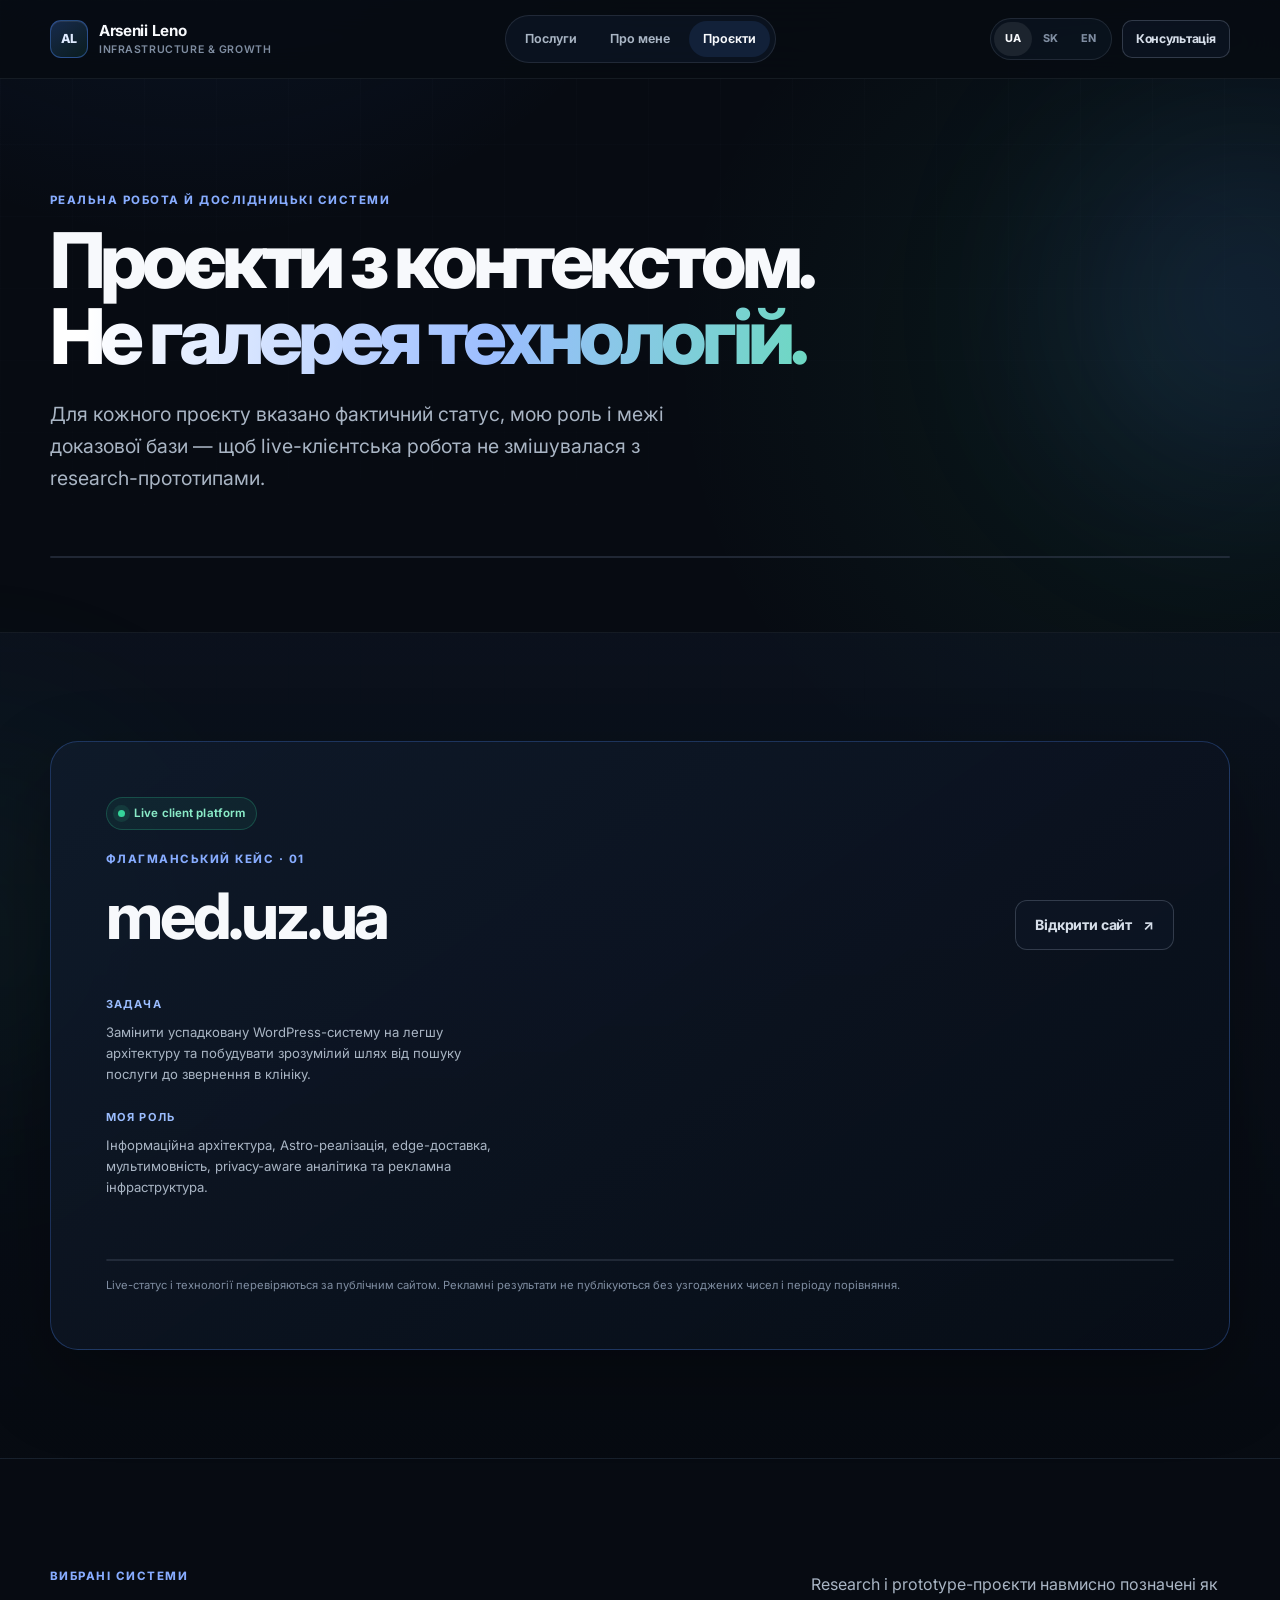
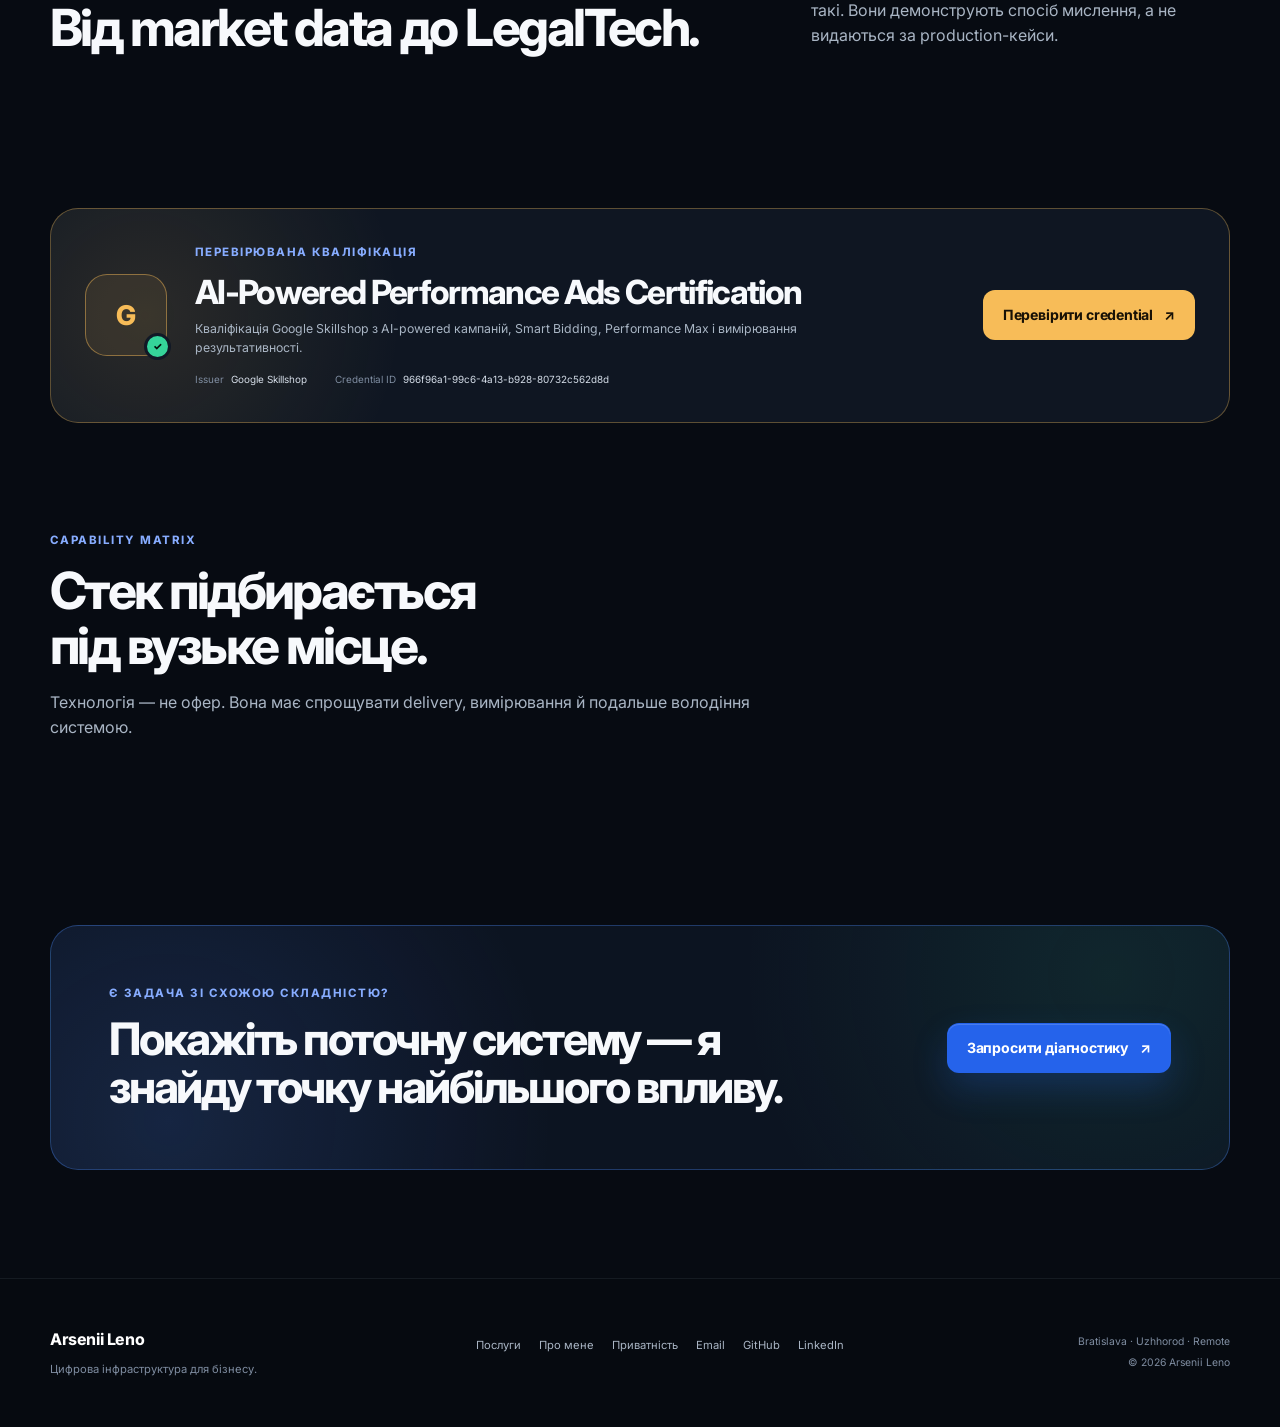
<file: projects.html>
<!doctype html>
<html lang="uk">
<head>
  <meta charset="utf-8">
  <meta name="viewport" content="width=device-width, initial-scale=1">
  <meta name="theme-color" content="#070b12">
  <meta name="color-scheme" content="dark">
  <meta name="description" content="Вибрані клієнтські й дослідницькі проєкти Arsenii Leno: медична edge-платформа, market-event analytics, LegalTech RAG-концепт і clinic workflow prototype.">
  <meta property="og:type" content="website">
  <meta property="og:site_name" content="Arsenii Leno">
  <meta property="og:title" content="Проєкти та стек — Arsenii Leno">
  <meta property="og:description" content="Верифіковані ролі, чесні статуси й технічні рішення — від live-клініки до дослідницьких прототипів.">
  <meta property="og:url" content="https://arsenii-leno.github.io/projects.html">
  <meta property="og:image" content="https://arsenii-leno.github.io/og.png">
  <meta name="twitter:card" content="summary_large_image">
  <meta name="twitter:title" content="Проєкти та стек — Arsenii Leno">
  <meta name="twitter:description" content="Верифіковані ролі, чесні статуси й технічні рішення — від live-клініки до дослідницьких прототипів.">
  <meta name="twitter:image" content="https://arsenii-leno.github.io/og.png">
  <link rel="canonical" href="https://arsenii-leno.github.io/projects.html">
  <link rel="alternate" hreflang="uk" href="https://arsenii-leno.github.io/projects.html">
  <link rel="alternate" hreflang="sk" href="https://arsenii-leno.github.io/projects.html?lang=sk">
  <link rel="alternate" hreflang="en" href="https://arsenii-leno.github.io/projects.html?lang=en">
  <link rel="alternate" hreflang="x-default" href="https://arsenii-leno.github.io/projects.html">
  <link rel="preconnect" href="https://fonts.googleapis.com">
  <link rel="preconnect" href="https://fonts.gstatic.com" crossorigin>
  <link href="https://fonts.googleapis.com/css2?family=Inter:wght@400;500;600;700;800&amp;display=swap" rel="stylesheet">
  <link rel="stylesheet" href="styles.css">
  <title>Проєкти та стек — Arsenii Leno</title>
  <script type="application/ld+json">
    {
      "@context": "https://schema.org",
      "@type": "CollectionPage",
      "url": "https://arsenii-leno.github.io/projects.html",
      "name": "Selected projects by Arsenii Leno",
      "mainEntity": {
        "@type": "ItemList",
        "itemListElement": [
          { "@type": "ListItem", "position": 1, "url": "https://med.uz.ua", "name": "med.uz.ua" },
          { "@type": "ListItem", "position": 2, "url": "https://github.com/arsenii-leno/gram-event-quant", "name": "gram-event-quant" },
          { "@type": "ListItem", "position": 3, "url": "https://github.com/arsenii-leno/DIkastes.ai", "name": "DIkastes.ai" }
        ]
      }
    }
  </script>
  <script src="i18n.js" defer></script>
  <script src="app.js" defer></script>
</head>
<body data-page="projects">
  <a class="skip-link" href="#main" data-i18n="global.skip">Перейти до основного вмісту</a>
  <div class="page-glow page-glow--one" aria-hidden="true"></div>
  <div class="page-glow page-glow--two" aria-hidden="true"></div>

  <header class="site-header">
    <div class="shell header-inner">
      <a class="brand" href="https://github.com/arsenii-leno" target="_blank" rel="noopener noreferrer" aria-label="Arsenii Leno — GitHub">
        <span class="brand-mark" aria-hidden="true">AL</span>
        <span class="brand-copy"><strong>Arsenii Leno</strong><small data-i18n="global.brandTag">Infrastructure &amp; Growth</small></span>
      </a>
      <nav class="primary-nav" aria-label="Primary navigation" data-i18n-aria-label="global.navLabel">
        <a class="nav-link" href="index.html" data-i18n="global.nav.services">Послуги</a>
        <a class="nav-link" href="about.html" data-i18n="global.nav.about">Про мене</a>
        <a class="nav-link is-active" href="projects.html" aria-current="page" data-i18n="global.nav.projects">Проєкти</a>
      </nav>
      <div class="header-actions">
        <div class="language-switcher" role="group" aria-label="Language" data-i18n-aria-label="global.languageLabel">
          <button class="language-button is-active" type="button" data-language="uk" aria-pressed="true">UA</button>
          <button class="language-button" type="button" data-language="sk" aria-pressed="false">SK</button>
          <button class="language-button" type="button" data-language="en" aria-pressed="false">EN</button>
        </div>
        <a class="button button--small button--ghost header-cta" href="index.html#contact" data-i18n="global.nav.consultation">Консультація</a>
      </div>
    </div>
  </header>

  <main id="main">
    <section class="section page-hero page-hero--projects">
      <div class="shell">
        <div class="page-hero__wide-copy">
          <p class="eyebrow" data-i18n="projects.hero.eyebrow">Реальна робота й дослідницькі системи</p>
          <h1><span data-i18n="projects.hero.title">Проєкти з контекстом.</span> <span class="gradient-text" data-i18n="projects.hero.titleAccent">Не галерея технологій.</span></h1>
          <p class="page-hero__lede" data-i18n="projects.hero.lede">Для кожного проєкту вказано фактичний статус, мою роль і межі доказової бази — щоб live-клієнтська робота не змішувалася з research-прототипами.</p>
        </div>
        <div class="project-index" id="project-index"></div>
      </div>
    </section>

    <section class="section section--muted">
      <div class="shell">
        <article class="flagship-card">
          <div class="flagship-card__header">
            <div>
              <span class="project-status project-status--live"><i aria-hidden="true"></i><span data-i18n="projects.flagship.status">Live client platform</span></span>
              <p class="eyebrow" data-i18n="projects.flagship.eyebrow">Флагманський кейс · 01</p>
              <h2>med.uz.ua</h2>
            </div>
            <a class="button button--ghost" href="https://med.uz.ua" target="_blank" rel="noopener noreferrer"><span data-i18n="projects.flagship.visit">Відкрити сайт</span><span aria-hidden="true">↗</span></a>
          </div>
          <div class="flagship-grid">
            <div class="flagship-story">
              <h3 data-i18n="projects.flagship.challengeTitle">Задача</h3>
              <p data-i18n="projects.flagship.challenge">Замінити успадковану WordPress-систему на легшу архітектуру та побудувати зрозумілий шлях від пошуку послуги до звернення в клініку.</p>
              <h3 data-i18n="projects.flagship.roleTitle">Моя роль</h3>
              <p data-i18n="projects.flagship.role">Інформаційна архітектура, Astro-реалізація, edge-доставка, мультимовність, privacy-aware аналітика та рекламна інфраструктура.</p>
            </div>
            <div class="architecture-map" id="flagship-map" aria-label="Project architecture" data-i18n-aria-label="projects.flagship.mapLabel"></div>
          </div>
          <div class="flagship-outcomes" id="flagship-outcomes"></div>
          <p class="claim-note" data-i18n="projects.flagship.claimNote">Live-статус і технології перевіряються за публічним сайтом. Рекламні результати не публікуються без узгоджених чисел і періоду порівняння.</p>
        </article>
      </div>
    </section>

    <section class="section">
      <div class="shell">
        <div class="section-heading section-heading--split">
          <div><p class="eyebrow" data-i18n="projects.selected.eyebrow">Вибрані системи</p><h2 data-i18n="projects.selected.title">Від market data до LegalTech.</h2></div>
          <p data-i18n="projects.selected.intro">Research і prototype-проєкти навмисно позначені як такі. Вони демонструють спосіб мислення, а не видаються за production-кейси.</p>
        </div>
        <div class="project-grid" id="project-grid"></div>
      </div>
    </section>

    <section class="section section--credential">
      <div class="shell">
        <article class="credential-card">
          <div class="credential-seal" aria-hidden="true"><span>G</span><i>✓</i></div>
          <div class="credential-card__copy">
            <p class="eyebrow" data-i18n="projects.credential.eyebrow">Перевірювана кваліфікація</p>
            <h2 data-i18n="projects.credential.title">AI-Powered Performance Ads Certification</h2>
            <p data-i18n="projects.credential.body">Кваліфікація Google Skillshop з AI-powered кампаній, Smart Bidding, Performance Max і вимірювання результативності.</p>
            <dl class="credential-meta">
              <div><dt data-i18n="projects.credential.issuerLabel">Issuer</dt><dd>Google Skillshop</dd></div>
              <div><dt data-i18n="projects.credential.idLabel">Credential ID</dt><dd>966f96a1-99c6-4a13-b928-80732c562d8d</dd></div>
            </dl>
          </div>
          <a class="button button--amber" href="https://www.credential.net/966f96a1-99c6-4a13-b928-80732c562d8d" target="_blank" rel="noopener noreferrer"><span data-i18n="projects.credential.verify">Перевірити credential</span><span aria-hidden="true">↗</span></a>
        </article>
      </div>
    </section>

    <section class="section">
      <div class="shell">
        <div class="section-heading">
          <p class="eyebrow" data-i18n="projects.stack.eyebrow">Capability matrix</p>
          <h2 data-i18n="projects.stack.title">Стек підбирається під вузьке місце.</h2>
          <p data-i18n="projects.stack.intro">Технологія — не офер. Вона має спрощувати delivery, вимірювання й подальше володіння системою.</p>
        </div>
        <div class="stack-grid" id="stack-grid"></div>
      </div>
    </section>

    <section class="section section--cta">
      <div class="shell">
        <div class="cta-panel">
          <div><p class="eyebrow" data-i18n="projects.cta.eyebrow">Є задача зі схожою складністю?</p><h2 data-i18n="projects.cta.title">Покажіть поточну систему — я знайду точку найбільшого впливу.</h2></div>
          <a class="button button--primary" href="index.html#contact"><span data-i18n="projects.cta.button">Запросити діагностику</span><span aria-hidden="true">↗</span></a>
        </div>
      </div>
    </section>
  </main>

  <footer class="site-footer">
    <div class="shell footer-grid">
      <div><a class="footer-brand" href="index.html">Arsenii Leno</a><p data-i18n="global.footer.tagline">Цифрова інфраструктура для бізнесу, який рахує результат.</p></div>
      <div class="footer-links">
        <a href="index.html" data-i18n="global.nav.services">Послуги</a>
        <a href="about.html" data-i18n="global.nav.about">Про мене</a>
        <a href="index.html#privacy" data-i18n="global.footer.privacy">Приватність</a>
        <a href="mailto:arsenii.leno.digital@gmail.com">Email</a>
        <a href="https://github.com/arsenii-leno" target="_blank" rel="noopener noreferrer">GitHub</a>
        <a href="https://linkedin.com/in/arsenii-leno" target="_blank" rel="noopener noreferrer">LinkedIn</a>
      </div>
      <div class="footer-meta"><span data-i18n="global.footer.location">Bratislava · Uzhhorod · Remote</span><span>© <span data-current-year>2026</span> Arsenii Leno</span></div>
    </div>
  </footer>
</body>
</html>
</file>
<file: styles.css>
:root {
  --bg: #070b12;
  --bg-elevated: #0b111c;
  --surface: #0e1725;
  --surface-strong: #111d2e;
  --surface-soft: rgba(14, 23, 37, 0.72);
  --line: rgba(148, 163, 184, 0.16);
  --line-strong: rgba(148, 163, 184, 0.28);
  --text: #f7f9fc;
  --text-soft: #d6dee9;
  --muted: #a9b5c4;
  --subtle: #7f8da1;
  --blue: #4f8cff;
  --blue-strong: #2563eb;
  --blue-deep: #1d4ed8;
  --emerald: #35d49a;
  --amber: #f7bc58;
  --rose: #fb7185;
  --purple: #a78bfa;
  --radius-sm: 10px;
  --radius: 18px;
  --radius-lg: 28px;
  --shadow: 0 30px 80px rgba(0, 0, 0, 0.32);
  --shell: 1180px;
  --header-height: 78px;
}

*,
*::before,
*::after {
  box-sizing: border-box;
}

html {
  scroll-behavior: smooth;
  scroll-padding-top: calc(var(--header-height) + 24px);
}

body {
  min-width: 320px;
  margin: 0;
  overflow-x: hidden;
  background:
    radial-gradient(circle at 15% -10%, rgba(37, 99, 235, 0.14), transparent 34rem),
    radial-gradient(circle at 90% 12%, rgba(53, 212, 154, 0.07), transparent 30rem),
    var(--bg);
  color: var(--text);
  font-family: Inter, ui-sans-serif, system-ui, -apple-system, BlinkMacSystemFont, "Segoe UI", sans-serif;
  font-size: 16px;
  line-height: 1.6;
  text-rendering: optimizeLegibility;
  -webkit-font-smoothing: antialiased;
}

body::before {
  position: fixed;
  inset: 0;
  z-index: -3;
  background-image:
    linear-gradient(rgba(148, 163, 184, 0.025) 1px, transparent 1px),
    linear-gradient(90deg, rgba(148, 163, 184, 0.025) 1px, transparent 1px);
  background-size: 72px 72px;
  content: "";
  mask-image: linear-gradient(to bottom, black, transparent 85%);
}

button,
input,
textarea,
select {
  color: inherit;
  font: inherit;
}

button,
a {
  -webkit-tap-highlight-color: transparent;
}

a {
  color: inherit;
  text-decoration: none;
}

img,
picture {
  display: block;
  max-width: 100%;
}

h1,
h2,
h3,
p,
ul,
ol,
dl {
  margin-top: 0;
}

h1,
h2,
h3 {
  text-wrap: balance;
}

h1 {
  max-width: 13ch;
  margin-bottom: 24px;
  font-size: clamp(2.8rem, 6.2vw, 5.75rem);
  font-weight: 800;
  letter-spacing: -0.065em;
  line-height: 0.98;
}

h1 span {
  display: block;
}

h2 {
  margin-bottom: 18px;
  font-size: clamp(2rem, 4vw, 3.6rem);
  font-weight: 750;
  letter-spacing: -0.05em;
  line-height: 1.06;
}

h3 {
  margin-bottom: 10px;
  font-size: 1.15rem;
  letter-spacing: -0.025em;
  line-height: 1.25;
}

::selection {
  background: rgba(79, 140, 255, 0.9);
  color: #fff;
}

:focus-visible {
  outline: 3px solid #8bb5ff;
  outline-offset: 3px;
}

.shell {
  width: min(calc(100% - 48px), var(--shell));
  margin-inline: auto;
}

.skip-link {
  position: fixed;
  top: 12px;
  left: 12px;
  z-index: 100;
  padding: 10px 15px;
  transform: translateY(-160%);
  border-radius: 8px;
  background: #fff;
  color: #08111f;
  font-weight: 700;
  transition: transform 160ms ease;
}

.skip-link:focus {
  transform: translateY(0);
}

.page-glow {
  position: absolute;
  z-index: -2;
  width: 340px;
  height: 340px;
  border-radius: 50%;
  filter: blur(110px);
  opacity: 0.14;
  pointer-events: none;
}

.page-glow--one {
  top: 130px;
  right: -140px;
  background: var(--blue);
}

.page-glow--two {
  top: 760px;
  left: -210px;
  background: var(--emerald);
}

.site-header {
  position: sticky;
  top: 0;
  z-index: 50;
  border-bottom: 1px solid rgba(148, 163, 184, 0.11);
  background: rgba(7, 11, 18, 0.82);
  backdrop-filter: blur(20px);
}

.header-inner {
  display: grid;
  grid-template-columns: minmax(190px, 1fr) auto minmax(250px, 1fr);
  align-items: center;
  min-height: var(--header-height);
  gap: 24px;
}

.brand {
  display: inline-flex;
  align-items: center;
  justify-self: start;
  gap: 11px;
  min-height: 48px;
}

.brand-mark {
  display: grid;
  width: 38px;
  height: 38px;
  place-items: center;
  border: 1px solid rgba(79, 140, 255, 0.4);
  border-radius: 11px;
  background: linear-gradient(145deg, rgba(79, 140, 255, 0.24), rgba(53, 212, 154, 0.09));
  box-shadow: inset 0 1px 0 rgba(255, 255, 255, 0.08);
  color: #dfeaff;
  font-size: 0.78rem;
  font-weight: 800;
  letter-spacing: -0.04em;
}

.brand-copy {
  display: flex;
  flex-direction: column;
  line-height: 1.15;
}

.brand-copy strong {
  font-size: 0.95rem;
  letter-spacing: -0.02em;
}

.brand-copy small {
  margin-top: 4px;
  color: var(--subtle);
  font-size: 0.66rem;
  font-weight: 600;
  letter-spacing: 0.055em;
  text-transform: uppercase;
}

.primary-nav {
  display: flex;
  align-items: center;
  justify-content: center;
  gap: 5px;
  padding: 5px;
  border: 1px solid var(--line);
  border-radius: 999px;
  background: rgba(14, 23, 37, 0.7);
}

.nav-link {
  display: inline-flex;
  align-items: center;
  min-height: 36px;
  padding: 6px 14px;
  border-radius: 999px;
  color: var(--muted);
  font-size: 0.78rem;
  font-weight: 650;
  transition: background-color 180ms ease, color 180ms ease;
}

.nav-link:hover,
.nav-link.is-active {
  background: rgba(79, 140, 255, 0.12);
  color: var(--text);
}

.header-actions {
  display: flex;
  align-items: center;
  justify-self: end;
  gap: 10px;
}

.language-switcher {
  display: inline-flex;
  align-items: center;
  padding: 3px;
  border: 1px solid var(--line);
  border-radius: 999px;
  background: rgba(14, 23, 37, 0.62);
}

.language-button {
  min-width: 38px;
  min-height: 34px;
  padding: 5px 9px;
  border: 0;
  border-radius: 999px;
  background: transparent;
  color: var(--subtle);
  cursor: pointer;
  font-size: 0.68rem;
  font-weight: 750;
  transition: background-color 160ms ease, color 160ms ease;
}

.language-button:hover,
.language-button.is-active {
  background: rgba(255, 255, 255, 0.08);
  color: var(--text);
}

.button {
  display: inline-flex;
  align-items: center;
  justify-content: center;
  min-height: 50px;
  gap: 11px;
  padding: 12px 19px;
  border: 1px solid transparent;
  border-radius: 12px;
  cursor: pointer;
  font-size: 0.88rem;
  font-weight: 720;
  letter-spacing: -0.012em;
  line-height: 1.15;
  transition: transform 180ms ease, border-color 180ms ease, background-color 180ms ease, box-shadow 180ms ease;
}

.button:hover {
  transform: translateY(-2px);
}

.button--small {
  min-height: 38px;
  padding: 8px 13px;
  border-radius: 10px;
  font-size: 0.76rem;
}

.button--primary {
  background: var(--blue-strong);
  box-shadow: 0 16px 35px rgba(37, 99, 235, 0.24), inset 0 1px 0 rgba(255, 255, 255, 0.16);
  color: #fff;
}

.button--primary:hover {
  background: var(--blue-deep);
  box-shadow: 0 18px 42px rgba(37, 99, 235, 0.34);
}

.button--ghost {
  border-color: var(--line-strong);
  background: rgba(14, 23, 37, 0.68);
  color: var(--text-soft);
}

.button--ghost:hover {
  border-color: rgba(79, 140, 255, 0.48);
  background: rgba(79, 140, 255, 0.09);
  color: #fff;
}

.button--amber {
  border-color: rgba(247, 188, 88, 0.6);
  background: var(--amber);
  color: #181106;
}

.button--amber:hover {
  background: #ffd07f;
}

.button--full {
  width: 100%;
}

.section {
  padding-block: 108px;
}

.section--hero {
  display: flex;
  min-height: min(850px, calc(100svh - var(--header-height)));
  align-items: center;
  padding-block: 92px 86px;
}

.section--muted {
  border-block: 1px solid rgba(148, 163, 184, 0.1);
  background: linear-gradient(180deg, rgba(14, 23, 37, 0.55), rgba(7, 11, 18, 0.8));
}

.section--contact {
  border-top: 1px solid rgba(148, 163, 184, 0.1);
  background:
    radial-gradient(circle at 80% 20%, rgba(37, 99, 235, 0.12), transparent 32rem),
    rgba(10, 16, 26, 0.78);
}

.section--credential {
  padding-block: 0;
}

.section--cta {
  padding-top: 30px;
}

.hero-grid {
  display: grid;
  grid-template-columns: minmax(0, 1.08fr) minmax(380px, 0.82fr);
  align-items: center;
  gap: clamp(50px, 7vw, 100px);
}

.status-badge,
.project-status {
  display: inline-flex;
  align-items: center;
  gap: 9px;
  min-height: 32px;
  margin-bottom: 28px;
  padding: 6px 11px;
  border: 1px solid rgba(53, 212, 154, 0.24);
  border-radius: 999px;
  background: rgba(53, 212, 154, 0.07);
  color: #8aebc8;
  font-size: 0.72rem;
  font-weight: 650;
  letter-spacing: 0.01em;
}

.status-dot,
.project-status i {
  width: 7px;
  height: 7px;
  border-radius: 50%;
  background: var(--emerald);
  box-shadow: 0 0 0 5px rgba(53, 212, 154, 0.11);
  animation: status-pulse 1.6s ease-out 3;
}

@keyframes status-pulse {
  50% { box-shadow: 0 0 0 8px rgba(53, 212, 154, 0.02); }
}

.eyebrow {
  margin-bottom: 14px;
  color: #87acff;
  font-size: 0.72rem;
  font-weight: 750;
  letter-spacing: 0.13em;
  text-transform: uppercase;
}

.gradient-text {
  background: linear-gradient(96deg, #ffffff 5%, #9bbdff 58%, #61dfb2 110%);
  background-clip: text;
  color: transparent;
}

.hero-lede,
.page-hero__lede {
  max-width: 650px;
  margin-bottom: 30px;
  color: var(--muted);
  font-size: clamp(1.05rem, 1.8vw, 1.22rem);
  line-height: 1.65;
}

.hero-actions {
  display: flex;
  flex-wrap: wrap;
  gap: 12px;
  margin-bottom: 30px;
}

.hero-trust {
  display: flex;
  flex-wrap: wrap;
  gap: 9px 20px;
  margin: 0;
  padding: 0;
  color: var(--subtle);
  font-size: 0.74rem;
  list-style: none;
}

.hero-trust li {
  display: inline-flex;
  align-items: center;
  gap: 7px;
}

.hero-trust li > span:first-child {
  color: var(--emerald);
  font-weight: 800;
}

.system-card {
  position: relative;
  overflow: hidden;
  border: 1px solid rgba(125, 151, 188, 0.2);
  border-radius: var(--radius-lg);
  background:
    linear-gradient(145deg, rgba(17, 29, 46, 0.96), rgba(8, 14, 24, 0.96));
  box-shadow: var(--shadow), inset 0 1px 0 rgba(255, 255, 255, 0.06);
}

.system-card::before {
  position: absolute;
  inset: -80px -100px auto auto;
  width: 240px;
  height: 240px;
  border-radius: 50%;
  background: rgba(79, 140, 255, 0.17);
  content: "";
  filter: blur(80px);
}

.system-card__topline {
  display: grid;
  grid-template-columns: 1fr auto 1fr;
  align-items: center;
  min-height: 53px;
  padding-inline: 18px;
  border-bottom: 1px solid var(--line);
  color: var(--subtle);
  font-family: ui-monospace, SFMono-Regular, Menlo, Monaco, Consolas, monospace;
  font-size: 0.64rem;
}

.window-dots {
  display: flex;
  gap: 5px;
}

.window-dots i {
  display: block;
  width: 7px;
  height: 7px;
  border-radius: 50%;
  background: #4b5563;
}

.window-dots i:first-child { background: var(--rose); }
.window-dots i:nth-child(2) { background: var(--amber); }
.window-dots i:last-child { background: var(--emerald); }

.live-label {
  display: inline-flex;
  align-items: center;
  justify-self: end;
  gap: 6px;
  color: #8aebc8;
  font-weight: 700;
}

.live-label i {
  width: 6px;
  height: 6px;
  border-radius: 50%;
  background: var(--emerald);
}

.system-flow {
  position: relative;
  display: grid;
  padding: 30px 30px 22px;
  gap: 12px;
}

.system-node {
  position: relative;
  display: grid;
  grid-template-columns: 38px 1fr auto;
  align-items: center;
  gap: 12px;
  padding: 14px;
  border: 1px solid var(--line);
  border-radius: 13px;
  background: rgba(7, 11, 18, 0.58);
}

.system-node:not(:last-child)::after {
  position: absolute;
  bottom: -13px;
  left: 32px;
  width: 1px;
  height: 13px;
  background: rgba(79, 140, 255, 0.4);
  content: "";
}

.system-node__index {
  display: grid;
  width: 34px;
  height: 34px;
  place-items: center;
  border-radius: 9px;
  background: rgba(79, 140, 255, 0.12);
  color: #9bbdff;
  font-family: ui-monospace, SFMono-Regular, Menlo, monospace;
  font-size: 0.68rem;
  font-weight: 700;
}

.system-node strong,
.system-node small {
  display: block;
}

.system-node strong {
  color: var(--text-soft);
  font-size: 0.8rem;
}

.system-node small {
  margin-top: 2px;
  color: var(--subtle);
  font-size: 0.65rem;
}

.system-node__state {
  color: var(--emerald);
  font-family: ui-monospace, SFMono-Regular, Menlo, monospace;
  font-size: 0.58rem;
  font-weight: 700;
  text-transform: uppercase;
}

.system-metrics {
  display: grid;
  grid-template-columns: repeat(3, 1fr);
  margin: 0 30px 24px;
  overflow: hidden;
  border: 1px solid var(--line);
  border-radius: 13px;
}

.system-metric {
  padding: 14px 12px;
  text-align: center;
}

.system-metric + .system-metric {
  border-left: 1px solid var(--line);
}

.system-metric strong,
.system-metric span {
  display: block;
}

.system-metric strong {
  margin-bottom: 2px;
  color: #fff;
  font-size: 0.88rem;
}

.system-metric span {
  color: var(--subtle);
  font-size: 0.58rem;
  text-transform: uppercase;
}

.system-footnote {
  margin: 0;
  padding: 16px 30px;
  border-top: 1px solid var(--line);
  color: var(--subtle);
  font-size: 0.68rem;
}

.system-footnote > span:first-child {
  margin-right: 7px;
  color: var(--blue);
}

.proof-strip {
  border-block: 1px solid rgba(148, 163, 184, 0.12);
  background: rgba(11, 17, 28, 0.78);
}

.proof-strip__inner {
  display: flex;
  min-height: 64px;
  align-items: center;
  justify-content: space-between;
  gap: 18px;
  color: var(--subtle);
  font-size: 0.69rem;
  font-weight: 650;
  letter-spacing: 0.055em;
  text-transform: uppercase;
}

.proof-strip__inner i {
  width: 4px;
  height: 4px;
  flex: 0 0 auto;
  border-radius: 50%;
  background: var(--line-strong);
}

.section-heading {
  max-width: 760px;
  margin-bottom: 46px;
}

.section-heading > p:last-child,
.section-heading--split > p {
  color: var(--muted);
}

.section-heading--split {
  display: grid;
  max-width: none;
  grid-template-columns: minmax(0, 1.12fr) minmax(300px, 0.68fr);
  align-items: end;
  gap: 70px;
}

.section-heading--split h2 {
  margin-bottom: 0;
}

.section-heading--split > p {
  margin-bottom: 5px;
}

.section-heading--pricing {
  align-items: center;
}

.pillar-grid {
  display: grid;
  grid-template-columns: repeat(2, minmax(0, 1fr));
  gap: 16px;
}

.pillar-card {
  position: relative;
  min-height: 270px;
  overflow: hidden;
  border: 1px solid var(--line);
  border-radius: var(--radius);
  background: linear-gradient(145deg, rgba(17, 29, 46, 0.7), rgba(10, 16, 26, 0.88));
  transition: transform 200ms ease, border-color 200ms ease, box-shadow 200ms ease;
}

.pillar-card:hover,
.pillar-card:focus-within {
  transform: translateY(-3px);
  border-color: rgba(79, 140, 255, 0.4);
  box-shadow: 0 18px 40px rgba(0, 0, 0, 0.18);
}

.pillar-card__body {
  padding: 25px 25px 20px;
}

.pillar-card__top {
  display: flex;
  align-items: flex-start;
  justify-content: space-between;
  gap: 20px;
  margin-bottom: 32px;
}

.pillar-card__index {
  display: grid;
  width: 38px;
  height: 38px;
  place-items: center;
  border: 1px solid rgba(79, 140, 255, 0.22);
  border-radius: 11px;
  background: rgba(79, 140, 255, 0.08);
  color: #a9c5ff;
  font-family: ui-monospace, SFMono-Regular, Menlo, monospace;
  font-size: 0.7rem;
  font-weight: 700;
}

.pillar-card__metric {
  padding: 5px 9px;
  border: 1px solid var(--line);
  border-radius: 999px;
  color: var(--subtle);
  font-family: ui-monospace, SFMono-Regular, Menlo, monospace;
  font-size: 0.62rem;
}

.pillar-card h3 {
  font-size: 1.26rem;
}

.pillar-card p {
  margin-bottom: 0;
  color: var(--muted);
  font-size: 0.88rem;
}

.pillar-card details {
  border-top: 1px solid var(--line);
}

.pillar-card summary {
  display: flex;
  min-height: 52px;
  align-items: center;
  justify-content: space-between;
  padding: 12px 25px;
  color: #9bbdff;
  cursor: pointer;
  font-size: 0.73rem;
  font-weight: 700;
  list-style: none;
}

.pillar-card summary::-webkit-details-marker {
  display: none;
}

.pillar-card summary::after {
  content: "+";
  font-size: 1rem;
}

.pillar-card details[open] summary::after {
  content: "−";
}

.pillar-card details p {
  padding: 0 25px 20px;
  color: var(--subtle);
  font-size: 0.78rem;
}

.case-study {
  display: grid;
  grid-template-columns: minmax(270px, 0.74fr) minmax(0, 1.36fr);
  gap: 28px 65px;
}

.case-study__intro {
  grid-row: span 2;
}

.case-study__intro h2 {
  font-size: clamp(2rem, 3.4vw, 3rem);
}

.case-study__intro > p:not(.eyebrow) {
  color: var(--muted);
}

.text-link {
  display: inline-flex;
  min-height: 44px;
  align-items: center;
  gap: 9px;
  color: #9bbdff;
  font-size: 0.82rem;
  font-weight: 700;
}

.text-link:hover {
  color: #dce7ff;
}

.transformation {
  display: grid;
  grid-template-columns: 1fr auto 1fr;
  align-items: stretch;
  gap: 12px;
}

.transformation-card {
  padding: 22px;
  border: 1px solid var(--line);
  border-radius: var(--radius);
  background: rgba(7, 11, 18, 0.62);
}

.transformation-card--before {
  border-color: rgba(251, 113, 133, 0.2);
}

.transformation-card--after {
  border-color: rgba(53, 212, 154, 0.24);
}

.transformation-card__label {
  display: inline-block;
  margin-bottom: 20px;
  color: var(--rose);
  font-size: 0.64rem;
  font-weight: 800;
  letter-spacing: 0.12em;
  text-transform: uppercase;
}

.transformation-card--after .transformation-card__label {
  color: var(--emerald);
}

.transformation-card h3 {
  font-size: 1rem;
}

.transformation-card ul {
  margin: 16px 0 0;
  padding: 0;
  list-style: none;
}

.transformation-card li {
  position: relative;
  margin-top: 8px;
  padding-left: 16px;
  color: var(--muted);
  font-size: 0.75rem;
}

.transformation-card li::before {
  position: absolute;
  top: 0.7em;
  left: 0;
  width: 5px;
  height: 5px;
  border-radius: 50%;
  background: currentColor;
  content: "";
}

.transformation-arrow {
  align-self: center;
  color: #7892b6;
  font-size: 1.3rem;
}

.case-metrics {
  display: grid;
  grid-template-columns: repeat(3, 1fr);
  overflow: hidden;
  border: 1px solid var(--line);
  border-radius: var(--radius);
  background: rgba(7, 11, 18, 0.5);
}

.case-metric {
  padding: 20px;
}

.case-metric + .case-metric {
  border-left: 1px solid var(--line);
}

.case-metric strong,
.case-metric span {
  display: block;
}

.case-metric strong {
  margin-bottom: 5px;
  color: #fff;
  font-size: 1.18rem;
  letter-spacing: -0.03em;
}

.case-metric span {
  color: var(--subtle);
  font-size: 0.66rem;
}

.claim-note,
.pricing-note,
.legal-note {
  color: var(--subtle);
  font-size: 0.7rem;
  line-height: 1.55;
}

.case-study > .claim-note {
  grid-column: 2;
  margin: -12px 0 0;
}

.pricing-toggle {
  display: inline-flex;
  justify-self: end;
  padding: 4px;
  border: 1px solid var(--line);
  border-radius: 12px;
  background: rgba(14, 23, 37, 0.78);
}

.pricing-toggle__button {
  min-height: 42px;
  padding: 8px 13px;
  border: 0;
  border-radius: 9px;
  background: transparent;
  color: var(--subtle);
  cursor: pointer;
  font-size: 0.72rem;
  font-weight: 700;
}

.pricing-toggle__button.is-active {
  background: var(--blue-strong);
  color: #fff;
  box-shadow: 0 8px 20px rgba(37, 99, 235, 0.2);
}

.pricing-grid {
  display: grid;
  grid-template-columns: repeat(3, 1fr);
  align-items: stretch;
  gap: 16px;
}

.pricing-card {
  position: relative;
  display: flex;
  min-height: 545px;
  flex-direction: column;
  padding: 26px;
  border: 1px solid var(--line);
  border-radius: var(--radius);
  background: linear-gradient(165deg, rgba(17, 29, 46, 0.8), rgba(8, 14, 24, 0.94));
  transition: transform 220ms cubic-bezier(0.16, 1, 0.3, 1),
              border-color 220ms ease,
              box-shadow 220ms ease,
              background 220ms ease;
}

.pricing-card:hover,
.pricing-card:focus-within {
  transform: translateY(-5px);
  border-color: rgba(79, 140, 255, 0.45);
  background: linear-gradient(165deg, rgba(20, 35, 58, 0.92), rgba(10, 17, 28, 0.98));
  box-shadow: 0 26px 65px rgba(0, 0, 0, 0.42), 
              0 0 28px rgba(79, 140, 255, 0.1), 
              inset 0 1px 0 rgba(255, 255, 255, 0.1);
}

.pricing-card--featured {
  border-color: rgba(79, 140, 255, 0.55);
  box-shadow: 0 24px 60px rgba(10, 60, 170, 0.16), inset 0 1px 0 rgba(255, 255, 255, 0.06);
}

.pricing-card--featured:hover,
.pricing-card--featured:focus-within {
  border-color: rgba(79, 140, 255, 0.85);
  box-shadow: 0 32px 80px rgba(10, 60, 170, 0.34), 
              0 0 40px rgba(79, 140, 255, 0.22), 
              inset 0 1px 0 rgba(255, 255, 255, 0.16);
}

.pricing-card:hover .pricing-card__kicker {
  color: #9bbdff;
  transition: color 200ms ease;
}

.pricing-card:hover .button--ghost {
  border-color: rgba(79, 140, 255, 0.55);
  background: rgba(79, 140, 255, 0.14);
  color: #fff;
}

.pricing-card__badge {
  position: absolute;
  top: 18px;
  right: 18px;
  padding: 5px 8px;
  border: 1px solid rgba(79, 140, 255, 0.3);
  border-radius: 999px;
  background: rgba(79, 140, 255, 0.11);
  color: #9bbdff;
  font-size: 0.58rem;
  font-weight: 800;
  letter-spacing: 0.08em;
  text-transform: uppercase;
}

.pricing-card__kicker {
  margin-bottom: 17px;
  color: var(--subtle);
  font-size: 0.66rem;
  font-weight: 700;
  letter-spacing: 0.09em;
  text-transform: uppercase;
}

.pricing-card h3 {
  margin-bottom: 12px;
  font-size: 1.35rem;
}

.pricing-card__description {
  min-height: 66px;
  margin-bottom: 23px;
  color: var(--muted);
  font-size: 0.78rem;
}

.pricing-card__price {
  min-height: 68px;
  margin-bottom: 22px;
  color: #fff;
  font-size: clamp(1.55rem, 2.3vw, 2rem);
  font-weight: 800;
  letter-spacing: -0.045em;
  line-height: 1.1;
}

.pricing-card__price small {
  display: block;
  margin-top: 7px;
  color: var(--subtle);
  font-size: 0.64rem;
  font-weight: 600;
  letter-spacing: 0;
}

.pricing-card ul {
  flex: 1;
  margin: 0 0 26px;
  padding: 21px 0 0;
  border-top: 1px solid var(--line);
  list-style: none;
}

.pricing-card li {
  position: relative;
  margin-top: 11px;
  padding-left: 23px;
  color: var(--text-soft);
  font-size: 0.75rem;
}

.pricing-card li::before {
  position: absolute;
  top: 0;
  left: 0;
  color: var(--emerald);
  content: "✓";
  font-weight: 800;
}

.pricing-card .button {
  width: 100%;
}

.pricing-note {
  max-width: 830px;
  margin: 22px auto 0;
  text-align: center;
}

.contact-grid {
  display: grid;
  grid-template-columns: minmax(0, 0.82fr) minmax(420px, 0.78fr);
  gap: clamp(50px, 8vw, 110px);
}

.contact-copy h2 {
  font-size: clamp(2.2rem, 4.2vw, 3.8rem);
}

.contact-copy > p:not(.eyebrow) {
  max-width: 570px;
  color: var(--muted);
}

.contact-expectation {
  display: grid;
  grid-template-columns: 40px 1fr;
  gap: 14px;
  max-width: 550px;
  margin-top: 25px;
}

.contact-expectation__number {
  display: grid;
  width: 36px;
  height: 36px;
  place-items: center;
  border: 1px solid var(--line);
  border-radius: 10px;
  color: #9bbdff;
  font-family: ui-monospace, SFMono-Regular, Menlo, monospace;
  font-size: 0.66rem;
  font-weight: 700;
}

.contact-expectation p,
.contact-expectation strong,
.contact-expectation span {
  display: block;
  margin: 0;
}

.contact-expectation strong {
  margin-bottom: 3px;
  color: var(--text-soft);
  font-size: 0.82rem;
}

.contact-expectation span {
  color: var(--subtle);
  font-size: 0.74rem;
}

.direct-links {
  display: flex;
  flex-wrap: wrap;
  gap: 10px 22px;
  margin-top: 34px;
  color: #9bbdff;
  font-size: 0.76rem;
  font-weight: 650;
}

.direct-links a {
  min-height: 38px;
}

.lead-form {
  padding: 28px;
  border: 1px solid rgba(125, 151, 188, 0.22);
  border-radius: var(--radius-lg);
  background: rgba(14, 23, 37, 0.82);
  box-shadow: var(--shadow), inset 0 1px 0 rgba(255, 255, 255, 0.05);
}

.form-row {
  display: grid;
  grid-template-columns: 1fr 1fr;
  gap: 14px;
}

.field {
  margin-bottom: 17px;
}

.field label {
  display: block;
  margin-bottom: 7px;
  color: var(--text-soft);
  font-size: 0.71rem;
  font-weight: 700;
}

.field input,
.field select,
.field textarea {
  display: block;
  width: 100%;
  min-height: 48px;
  padding: 11px 13px;
  border: 1px solid var(--line-strong);
  border-radius: 10px;
  background: rgba(7, 11, 18, 0.68);
  color: var(--text);
  font-size: 0.8rem;
  transition: border-color 160ms ease, background-color 160ms ease, box-shadow 160ms ease;
}

.field textarea {
  min-height: 125px;
  resize: vertical;
}

.field input::placeholder,
.field textarea::placeholder {
  color: #708096;
}

.field input:hover,
.field select:hover,
.field textarea:hover {
  border-color: rgba(148, 163, 184, 0.44);
}

.field input:focus,
.field select:focus,
.field textarea:focus {
  border-color: #6d9fff;
  outline: none;
  box-shadow: 0 0 0 3px rgba(79, 140, 255, 0.16);
}

.field [aria-invalid="true"],
.consent-field input[aria-invalid="true"] {
  border-color: #fb7185;
}

.consent-field {
  display: grid;
  grid-template-columns: 18px 1fr;
  align-items: start;
  gap: 10px;
  margin: 2px 0 20px;
  color: var(--subtle);
  cursor: pointer;
  font-size: 0.67rem;
  line-height: 1.55;
}

.consent-field input {
  width: 17px;
  height: 17px;
  margin: 2px 0 0;
  accent-color: var(--blue-strong);
}

.form-note,
.form-status {
  margin: 12px 0 0;
  color: var(--subtle);
  font-size: 0.65rem;
  text-align: center;
}

.form-status:not(:empty) {
  color: #8aebc8;
}

.privacy-details {
  margin-top: 18px;
  border-top: 1px solid var(--line);
}

.privacy-details summary {
  display: flex;
  min-height: 44px;
  align-items: center;
  justify-content: space-between;
  color: var(--muted);
  cursor: pointer;
  font-size: 0.68rem;
  font-weight: 700;
  list-style: none;
}

.privacy-details summary::-webkit-details-marker {
  display: none;
}

.privacy-details summary::after {
  content: "+";
  color: #9bbdff;
  font-size: 0.9rem;
}

.privacy-details[open] summary::after {
  content: "−";
}

.privacy-details div {
  padding: 0 0 3px;
}

.privacy-details p {
  margin-bottom: 9px;
  color: var(--subtle);
  font-size: 0.62rem;
  line-height: 1.55;
}

.honeypot {
  position: absolute !important;
  left: -9999px !important;
  opacity: 0 !important;
}

.site-footer {
  padding-block: 48px;
  border-top: 1px solid rgba(148, 163, 184, 0.11);
  background: #060a10;
}

.footer-grid {
  display: grid;
  grid-template-columns: 1.15fr 1fr auto;
  align-items: end;
  gap: 35px;
}

.footer-brand {
  color: #fff;
  font-size: 1rem;
  font-weight: 750;
  letter-spacing: -0.025em;
}

.footer-grid p {
  max-width: 390px;
  margin: 8px 0 0;
  color: var(--subtle);
  font-size: 0.7rem;
}

.footer-links {
  display: flex;
  flex-wrap: wrap;
  gap: 8px 18px;
  color: var(--muted);
  font-size: 0.7rem;
}

.footer-links a {
  min-height: 32px;
}

.footer-links a:hover {
  color: #fff;
}

.footer-meta {
  display: flex;
  flex-direction: column;
  align-items: flex-end;
  gap: 4px;
  color: var(--subtle);
  font-size: 0.65rem;
  text-align: right;
}

.noscript-note {
  position: fixed;
  right: 18px;
  bottom: 18px;
  z-index: 80;
  max-width: 420px;
  padding: 14px;
  border: 1px solid rgba(247, 188, 88, 0.45);
  border-radius: 10px;
  background: #201706;
  color: #ffe4b3;
  font-size: 0.74rem;
}

/* About page */
.page-hero {
  padding-block: 112px 105px;
}

.page-hero__grid {
  display: grid;
  grid-template-columns: minmax(0, 1.15fr) minmax(330px, 0.65fr);
  align-items: center;
  gap: clamp(55px, 8vw, 110px);
}

.page-hero h1 {
  max-width: 14ch;
  font-size: clamp(3rem, 6vw, 5.3rem);
}

.profile-card {
  position: relative;
  padding: 27px;
  overflow: hidden;
  border: 1px solid var(--line-strong);
  border-radius: var(--radius-lg);
  background: linear-gradient(145deg, rgba(17, 29, 46, 0.92), rgba(8, 14, 24, 0.94));
  box-shadow: var(--shadow);
}

.profile-card::after {
  position: absolute;
  top: -75px;
  right: -75px;
  width: 170px;
  height: 170px;
  border-radius: 50%;
  background: rgba(79, 140, 255, 0.15);
  content: "";
  filter: blur(55px);
}

.profile-card__monogram {
  display: grid;
  width: 82px;
  height: 82px;
  margin-bottom: 23px;
  place-items: center;
  border: 1px solid rgba(79, 140, 255, 0.35);
  border-radius: 24px;
  background: linear-gradient(145deg, rgba(79, 140, 255, 0.23), rgba(53, 212, 154, 0.08));
  color: #dce8ff;
  font-size: 1.25rem;
  font-weight: 800;
}

.profile-card__label {
  color: #9bbdff;
  font-size: 0.62rem;
  font-weight: 750;
  letter-spacing: 0.11em;
  text-transform: uppercase;
}

.profile-card h2 {
  margin: 5px 0 2px;
  font-size: 1.65rem;
}

.profile-card > div:nth-child(2) > p {
  color: var(--muted);
  font-size: 0.78rem;
}

.profile-facts {
  margin: 24px 0 0;
  border-top: 1px solid var(--line);
}

.profile-facts > div {
  display: grid;
  grid-template-columns: 92px 1fr;
  padding-block: 12px;
  border-bottom: 1px solid var(--line);
  gap: 16px;
}

.profile-facts dt,
.profile-facts dd {
  margin: 0;
  font-size: 0.69rem;
}

.profile-facts dt {
  color: var(--subtle);
}

.profile-facts dd {
  color: var(--text-soft);
  text-align: right;
}

.profile-card__status {
  display: flex;
  align-items: center;
  gap: 9px;
  margin-top: 18px;
  color: var(--subtle);
  font-size: 0.67rem;
}

.profile-card__status .status-dot {
  width: 6px;
  height: 6px;
}

.track-grid {
  display: grid;
  grid-template-columns: repeat(3, 1fr);
  gap: 16px;
}

.track-card,
.principle-card,
.safeguard-card,
.stack-card {
  border: 1px solid var(--line);
  border-radius: var(--radius);
  background: rgba(14, 23, 37, 0.7);
}

.track-card {
  min-height: 310px;
  padding: 25px;
}

.track-card__index,
.principle-card__index,
.safeguard-card__index {
  display: inline-block;
  margin-bottom: 40px;
  color: #86a9f5;
  font-family: ui-monospace, SFMono-Regular, Menlo, monospace;
  font-size: 0.66rem;
  font-weight: 700;
}

.track-card__type {
  margin-bottom: 8px;
  color: var(--subtle);
  font-size: 0.64rem;
  font-weight: 700;
  letter-spacing: 0.09em;
  text-transform: uppercase;
}

.track-card h3 {
  font-size: 1.08rem;
}

.track-card p:last-child,
.principle-card p,
.safeguard-card p {
  margin-bottom: 0;
  color: var(--muted);
  font-size: 0.78rem;
}

.principle-grid {
  display: grid;
  grid-template-columns: repeat(3, 1fr);
  gap: 16px;
}

.principle-card {
  padding: 25px;
}

.principle-card__index,
.safeguard-card__index {
  margin-bottom: 28px;
}

.principle-card h3 {
  font-size: 1.12rem;
}

.process-layout {
  display: grid;
  grid-template-columns: minmax(270px, 0.75fr) minmax(0, 1.25fr);
  gap: clamp(55px, 8vw, 100px);
}

.process-layout__intro > p:last-child {
  color: var(--muted);
}

.process-list {
  margin: 0;
  padding: 0;
  border-top: 1px solid var(--line);
  list-style: none;
}

.process-step {
  display: grid;
  grid-template-columns: 48px 1fr auto;
  align-items: start;
  gap: 16px;
  padding-block: 23px;
  border-bottom: 1px solid var(--line);
}

.process-step__number {
  color: #87acff;
  font-family: ui-monospace, SFMono-Regular, Menlo, monospace;
  font-size: 0.7rem;
  font-weight: 700;
}

.process-step h3 {
  margin-bottom: 5px;
  font-size: 1rem;
}

.process-step p {
  margin: 0;
  color: var(--muted);
  font-size: 0.76rem;
}

.process-step__output {
  padding: 5px 8px;
  border: 1px solid var(--line);
  border-radius: 999px;
  color: var(--subtle);
  font-size: 0.59rem;
  white-space: nowrap;
}

.safeguard-grid {
  display: grid;
  grid-template-columns: repeat(4, 1fr);
  gap: 14px;
}

.safeguard-card {
  min-height: 235px;
  padding: 22px;
}

.safeguard-card h3 {
  font-size: 0.98rem;
}

.legal-note {
  max-width: 900px;
  margin: 22px 0 0;
}

.legal-note strong {
  color: var(--text-soft);
}

.cta-panel {
  display: flex;
  min-height: 230px;
  align-items: center;
  justify-content: space-between;
  gap: 40px;
  padding: clamp(30px, 5vw, 58px);
  overflow: hidden;
  border: 1px solid rgba(79, 140, 255, 0.32);
  border-radius: var(--radius-lg);
  background:
    radial-gradient(circle at 90% 20%, rgba(53, 212, 154, 0.1), transparent 23rem),
    radial-gradient(circle at 10% 80%, rgba(79, 140, 255, 0.15), transparent 24rem),
    rgba(14, 23, 37, 0.82);
}

.cta-panel > div {
  max-width: 720px;
}

.cta-panel h2 {
  margin-bottom: 0;
  font-size: clamp(1.8rem, 3.5vw, 3rem);
}

.cta-panel .button {
  flex: 0 0 auto;
}

/* Projects page */
.page-hero--projects {
  padding-bottom: 74px;
}

.page-hero__wide-copy {
  max-width: 970px;
}

.page-hero__wide-copy h1 {
  max-width: 15ch;
}

.project-index {
  display: grid;
  grid-template-columns: repeat(4, 1fr);
  margin-top: 62px;
  overflow: hidden;
  border: 1px solid var(--line);
  border-radius: var(--radius);
  background: rgba(14, 23, 37, 0.46);
}

.project-index__item {
  padding: 18px;
}

.project-index__item + .project-index__item {
  border-left: 1px solid var(--line);
}

.project-index__item strong,
.project-index__item span {
  display: block;
}

.project-index__item strong {
  margin-bottom: 4px;
  font-size: 0.8rem;
}

.project-index__item span {
  color: var(--subtle);
  font-size: 0.63rem;
}

.flagship-card {
  padding: clamp(28px, 5vw, 55px);
  border: 1px solid rgba(79, 140, 255, 0.28);
  border-radius: var(--radius-lg);
  background: linear-gradient(145deg, rgba(17, 29, 46, 0.78), rgba(8, 14, 24, 0.9));
  box-shadow: var(--shadow);
}

.flagship-card__header {
  display: flex;
  align-items: flex-end;
  justify-content: space-between;
  gap: 30px;
  margin-bottom: 48px;
}

.flagship-card__header .project-status {
  margin-bottom: 20px;
}

.flagship-card__header h2 {
  margin-bottom: 0;
  font-size: clamp(2.5rem, 5vw, 4.7rem);
}

.flagship-grid {
  display: grid;
  grid-template-columns: minmax(280px, 0.8fr) minmax(0, 1.2fr);
  gap: 60px;
}

.flagship-story h3 {
  margin-top: 26px;
  color: #9bbdff;
  font-size: 0.69rem;
  letter-spacing: 0.1em;
  text-transform: uppercase;
}

.flagship-story h3:first-child {
  margin-top: 0;
}

.flagship-story p {
  color: var(--muted);
  font-size: 0.82rem;
}

.architecture-map {
  display: grid;
  align-content: start;
  gap: 10px;
}

.architecture-node {
  display: grid;
  grid-template-columns: 36px 1fr auto;
  align-items: center;
  gap: 13px;
  padding: 13px;
  border: 1px solid var(--line);
  border-radius: 12px;
  background: rgba(7, 11, 18, 0.55);
}

.architecture-node__icon {
  display: grid;
  width: 33px;
  height: 33px;
  place-items: center;
  border-radius: 9px;
  background: rgba(79, 140, 255, 0.11);
  color: #a9c5ff;
  font-size: 0.66rem;
  font-weight: 800;
}

.architecture-node strong,
.architecture-node span {
  display: block;
}

.architecture-node strong {
  font-size: 0.77rem;
}

.architecture-node span {
  color: var(--subtle);
  font-size: 0.62rem;
}

.architecture-node__state {
  color: var(--emerald) !important;
  font-family: ui-monospace, SFMono-Regular, Menlo, monospace;
  font-weight: 700;
  text-transform: uppercase;
}

.flagship-outcomes {
  display: grid;
  grid-template-columns: repeat(4, 1fr);
  margin-top: 48px;
  overflow: hidden;
  border: 1px solid var(--line);
  border-radius: var(--radius);
}

.flagship-outcome {
  padding: 20px;
}

.flagship-outcome + .flagship-outcome {
  border-left: 1px solid var(--line);
}

.flagship-outcome strong,
.flagship-outcome span {
  display: block;
}

.flagship-outcome strong {
  margin-bottom: 4px;
  font-size: 0.9rem;
}

.flagship-outcome span {
  color: var(--subtle);
  font-size: 0.63rem;
}

.flagship-card > .claim-note {
  margin: 16px 0 0;
}

.project-grid {
  display: grid;
  grid-template-columns: repeat(3, 1fr);
  gap: 16px;
}

.project-card {
  display: flex;
  min-height: 390px;
  flex-direction: column;
  padding: 25px;
  border: 1px solid var(--line);
  border-radius: var(--radius);
  background: linear-gradient(155deg, rgba(17, 29, 46, 0.76), rgba(8, 14, 24, 0.92));
  transition: transform 190ms ease, border-color 190ms ease;
}

.project-card:hover,
.project-card:focus-within {
  transform: translateY(-3px);
  border-color: rgba(79, 140, 255, 0.38);
}

.project-card__topline {
  display: flex;
  align-items: flex-start;
  justify-content: space-between;
  gap: 14px;
  margin-bottom: 42px;
}

.project-card__number {
  color: #87acff;
  font-family: ui-monospace, SFMono-Regular, Menlo, monospace;
  font-size: 0.65rem;
  font-weight: 700;
}

.project-card__status {
  padding: 5px 8px;
  border: 1px solid var(--line);
  border-radius: 999px;
  color: var(--subtle);
  font-size: 0.58rem;
  font-weight: 700;
}

.project-card h3 {
  font-size: 1.32rem;
}

.project-card__summary {
  color: var(--muted);
  font-size: 0.78rem;
}

.project-card__role {
  margin: 12px 0 22px;
  color: var(--subtle);
  font-size: 0.68rem;
}

.tag-list {
  display: flex;
  flex-wrap: wrap;
  gap: 6px;
  margin: auto 0 22px;
  padding: 0;
  list-style: none;
}

.tag-list li {
  padding: 5px 8px;
  border: 1px solid var(--line);
  border-radius: 7px;
  color: var(--subtle);
  font-family: ui-monospace, SFMono-Regular, Menlo, monospace;
  font-size: 0.57rem;
}

.project-card__link {
  display: inline-flex;
  min-height: 44px;
  align-items: center;
  justify-content: space-between;
  padding-top: 13px;
  border-top: 1px solid var(--line);
  color: #9bbdff;
  font-size: 0.72rem;
  font-weight: 700;
}

.project-card__link--muted {
  color: var(--subtle);
}

.credential-card {
  display: grid;
  grid-template-columns: auto 1fr auto;
  align-items: center;
  gap: 28px;
  padding: 34px;
  border: 1px solid rgba(247, 188, 88, 0.34);
  border-radius: var(--radius-lg);
  background:
    radial-gradient(circle at 8% 50%, rgba(247, 188, 88, 0.12), transparent 16rem),
    rgba(17, 25, 38, 0.86);
}

.credential-seal {
  position: relative;
  display: grid;
  width: 82px;
  height: 82px;
  place-items: center;
  border: 1px solid rgba(247, 188, 88, 0.46);
  border-radius: 22px;
  background: rgba(247, 188, 88, 0.08);
  color: var(--amber);
  font-size: 1.7rem;
  font-weight: 800;
}

.credential-seal i {
  position: absolute;
  right: -5px;
  bottom: -5px;
  display: grid;
  width: 27px;
  height: 27px;
  place-items: center;
  border: 3px solid #111926;
  border-radius: 50%;
  background: var(--emerald);
  color: #04120d;
  font-size: 0.65rem;
  font-style: normal;
}

.credential-card__copy h2 {
  margin-bottom: 8px;
  font-size: clamp(1.5rem, 2.6vw, 2.25rem);
}

.credential-card__copy > p:not(.eyebrow) {
  max-width: 710px;
  margin-bottom: 14px;
  color: var(--muted);
  font-size: 0.77rem;
}

.credential-meta {
  display: flex;
  flex-wrap: wrap;
  gap: 12px 28px;
  margin: 0;
}

.credential-meta div {
  display: flex;
  gap: 7px;
}

.credential-meta dt,
.credential-meta dd {
  margin: 0;
  font-size: 0.62rem;
}

.credential-meta dt { color: var(--subtle); }
.credential-meta dd { color: var(--text-soft); }

.stack-grid {
  display: grid;
  grid-template-columns: repeat(4, 1fr);
  gap: 14px;
}

.stack-card {
  min-height: 275px;
  padding: 22px;
}

.stack-card__index {
  display: inline-block;
  margin-bottom: 38px;
  color: #87acff;
  font-family: ui-monospace, SFMono-Regular, Menlo, monospace;
  font-size: 0.65rem;
}

.stack-card h3 {
  font-size: 1rem;
}

.stack-card ul {
  margin: 18px 0 0;
  padding: 0;
  color: var(--muted);
  font-size: 0.73rem;
  list-style: none;
}

.stack-card li {
  padding-block: 7px;
  border-top: 1px solid var(--line);
}

@media (max-width: 1080px) {
  .header-inner {
    grid-template-columns: auto 1fr auto;
  }

  .primary-nav {
    justify-self: center;
  }

  .header-cta {
    display: none;
  }

  .hero-grid {
    grid-template-columns: minmax(0, 1fr) minmax(340px, 0.78fr);
    gap: 46px;
  }

  .safeguard-grid,
  .stack-grid {
    grid-template-columns: repeat(2, 1fr);
  }

  .project-grid {
    grid-template-columns: repeat(2, 1fr);
  }

  .project-card:last-child {
    grid-column: span 2;
    min-height: 330px;
  }
}

@media (max-width: 860px) {
  :root {
    --header-height: 126px;
  }

  .shell {
    width: min(calc(100% - 36px), var(--shell));
  }

  .header-inner {
    grid-template-columns: 1fr auto;
    gap: 8px 16px;
    padding-block: 10px;
  }

  .primary-nav {
    grid-column: 1 / -1;
    grid-row: 2;
    justify-self: stretch;
  }

  .nav-link {
    flex: 1;
    justify-content: center;
  }

  .hero-grid,
  .page-hero__grid,
  .case-study,
  .contact-grid,
  .process-layout,
  .flagship-grid {
    grid-template-columns: 1fr;
  }

  .section--hero {
    min-height: auto;
  }

  .hero-copy {
    max-width: 720px;
  }

  .system-card {
    max-width: 620px;
  }

  .proof-strip__inner {
    flex-wrap: wrap;
    justify-content: center;
    padding-block: 17px;
  }

  .section-heading--split {
    grid-template-columns: 1fr;
    align-items: start;
    gap: 18px;
  }

  .case-study__intro {
    grid-row: auto;
  }

  .case-study > .claim-note {
    grid-column: 1;
  }

  .pricing-grid,
  .track-grid,
  .principle-grid {
    grid-template-columns: 1fr;
  }

  .pricing-card {
    min-height: auto;
  }

  .pricing-card__description,
  .pricing-card__price {
    min-height: 0;
  }

  .pricing-toggle {
    justify-self: start;
  }

  .contact-grid {
    gap: 50px;
  }

  .footer-grid {
    grid-template-columns: 1fr;
    align-items: start;
  }

  .footer-meta {
    align-items: flex-start;
    text-align: left;
  }

  .profile-card {
    max-width: 540px;
  }

  .cta-panel {
    align-items: flex-start;
    flex-direction: column;
  }

  .project-index {
    grid-template-columns: repeat(2, 1fr);
  }

  .project-index__item:nth-child(3) {
    border-left: 0;
  }

  .project-index__item:nth-child(n + 3) {
    border-top: 1px solid var(--line);
  }

  .flagship-card__header {
    align-items: flex-start;
    flex-direction: column;
  }

  .flagship-outcomes {
    grid-template-columns: repeat(2, 1fr);
  }

  .flagship-outcome:nth-child(3) {
    border-left: 0;
  }

  .flagship-outcome:nth-child(n + 3) {
    border-top: 1px solid var(--line);
  }

  .credential-card {
    grid-template-columns: auto 1fr;
  }

  .credential-card > .button {
    grid-column: 1 / -1;
    justify-self: start;
  }
}

@media (max-width: 640px) {
  :root {
    --header-height: 121px;
  }

  .shell {
    width: min(calc(100% - 28px), var(--shell));
  }

  .section {
    padding-block: 76px;
  }

  .section--hero {
    padding-block: 68px 64px;
  }

  .section--credential {
    padding-block: 0;
  }

  .section--cta {
    padding-top: 16px;
  }

  .brand-copy small {
    display: none;
  }

  .language-button {
    min-width: 40px;
    min-height: 40px;
  }

  .primary-nav {
    gap: 2px;
  }

  .nav-link {
    min-height: 40px;
    padding-inline: 8px;
    font-size: 0.7rem;
  }

  h1,
  .page-hero h1 {
    font-size: clamp(2.55rem, 13vw, 4.2rem);
  }

  h2 {
    font-size: clamp(1.85rem, 9vw, 2.75rem);
  }

  .hero-actions .button {
    width: 100%;
  }

  .hero-trust {
    flex-direction: column;
  }

  .system-card__topline {
    grid-template-columns: 1fr auto;
  }

  .system-card__topline > span:nth-child(2) {
    display: none;
  }

  .system-flow {
    padding: 21px 18px 18px;
  }

  .system-node {
    grid-template-columns: 34px 1fr;
  }

  .system-node__state {
    display: none;
  }

  .system-metrics {
    margin-inline: 18px;
  }

  .system-footnote {
    padding-inline: 18px;
  }

  .proof-strip__inner i {
    display: none;
  }

  .proof-strip__inner span {
    width: 45%;
    text-align: center;
  }

  .pillar-grid,
  .project-grid,
  .safeguard-grid,
  .stack-grid {
    grid-template-columns: 1fr;
  }

  .project-card:last-child {
    grid-column: auto;
  }

  .transformation {
    grid-template-columns: 1fr;
  }

  .transformation-arrow {
    justify-self: center;
    transform: rotate(90deg);
  }

  .case-metrics,
  .system-metrics {
    grid-template-columns: 1fr;
  }

  .case-metric + .case-metric,
  .system-metric + .system-metric {
    border-top: 1px solid var(--line);
    border-left: 0;
  }

  .pricing-toggle {
    display: grid;
    width: 100%;
    grid-template-columns: 1fr 1fr;
  }

  .pricing-toggle__button {
    padding-inline: 9px;
  }

  .form-row {
    grid-template-columns: 1fr;
    gap: 0;
  }

  .lead-form {
    padding: 21px;
    border-radius: var(--radius);
  }

  .page-hero {
    padding-block: 74px;
  }

  .process-step {
    grid-template-columns: 38px 1fr;
  }

  .process-step__output {
    grid-column: 2;
    justify-self: start;
  }

  .cta-panel {
    min-height: 0;
  }

  .cta-panel .button {
    width: 100%;
  }

  .project-index {
    grid-template-columns: 1fr;
  }

  .project-index__item + .project-index__item,
  .project-index__item:nth-child(3) {
    border-top: 1px solid var(--line);
    border-left: 0;
  }

  .flagship-outcomes {
    grid-template-columns: 1fr;
  }

  .flagship-outcome + .flagship-outcome,
  .flagship-outcome:nth-child(3) {
    border-top: 1px solid var(--line);
    border-left: 0;
  }

  .credential-card {
    grid-template-columns: 1fr;
    padding: 26px;
  }

  .credential-card > .button {
    grid-column: auto;
    width: 100%;
  }

  .credential-meta,
  .credential-meta div {
    flex-direction: column;
    gap: 2px;
  }

  .footer-links {
    display: grid;
    grid-template-columns: repeat(2, 1fr);
  }
}

@media (prefers-reduced-motion: reduce) {
  *,
  *::before,
  *::after {
    scroll-behavior: auto !important;
    animation-duration: 0.01ms !important;
    animation-iteration-count: 1 !important;
    transition-duration: 0.01ms !important;
  }
}

@media print {
  .site-header,
  .page-glow,
  .hero-actions,
  .language-switcher,
  .site-footer,
  .lead-form {
    display: none !important;
  }

  body {
    background: #fff;
    color: #111;
  }

  .section,
  .section--hero,
  .page-hero {
    min-height: 0;
    padding-block: 28px;
  }
}

/* Case Study Transformation Enhancements */
.transformation-card {
  transition: transform 180ms ease, border-color 180ms ease, box-shadow 180ms ease;
}
.transformation-card:hover {
  transform: translateY(-2px);
  box-shadow: 0 12px 30px rgba(0, 0, 0, 0.25);
}
.transformation-card__top {
  display: flex;
  align-items: center;
  justify-content: space-between;
  gap: 10px;
  margin-bottom: 16px;
}
.transformation-card__top .transformation-card__label {
  margin-bottom: 0;
}
.transformation-card__header {
  display: flex;
  align-items: center;
  gap: 10px;
  margin-bottom: 8px;
}
.transformation-card__header h3 {
  margin-bottom: 0;
}
.tech-icon {
  display: grid;
  width: 44px;
  height: 44px;
  place-items: center;
  border-radius: 12px;
  flex-shrink: 0;
}

.tech-icon svg {
  width: 28px;
  height: 28px;
}

.tech-icon--wp {
  border: 1px solid rgba(33, 117, 155, 0.4);
  background: rgba(33, 117, 155, 0.15);
  color: #21759b;
}

.tech-icon--astro {
  border: 1px solid rgba(255, 93, 1, 0.4);
  background: rgba(255, 93, 1, 0.15);
  color: #ff5d01;
}

/* Live Status Pill Component */
.case-study__actions {
  margin-top: 28px;
}

.live-status-pill {
  display: inline-flex;
  align-items: center;
  gap: 12px;
  padding: 8px 16px 8px 12px;
  border: 1px solid rgba(53, 212, 154, 0.32);
  border-radius: 999px;
  background: linear-gradient(145deg, rgba(14, 23, 37, 0.9), rgba(7, 11, 18, 0.96));
  box-shadow: 0 4px 20px rgba(0, 0, 0, 0.28), inset 0 1px 0 rgba(255, 255, 255, 0.08);
  color: var(--text);
  font-size: 0.8rem;
  font-weight: 650;
  transition: transform 180ms ease, border-color 180ms ease, box-shadow 180ms ease;
}

.live-status-pill:hover {
  transform: translateY(-2px);
  border-color: rgba(53, 212, 154, 0.65);
  box-shadow: 0 8px 25px rgba(53, 212, 154, 0.16);
  color: #fff;
}

.live-status-pill__indicator {
  position: relative;
  display: flex;
  align-items: center;
  justify-content: center;
  width: 10px;
  height: 10px;
}

.live-status-pill__dot {
  width: 8px;
  height: 8px;
  border-radius: 50%;
  background: var(--emerald);
  box-shadow: 0 0 8px rgba(53, 212, 154, 0.8);
}

.live-status-pill__ping {
  position: absolute;
  inset: -2px;
  border: 1.5px solid var(--emerald);
  border-radius: 50%;
  animation: live-pill-ping 2s cubic-bezier(0, 0, 0.2, 1) infinite;
}

@keyframes live-pill-ping {
  0% { transform: scale(0.8); opacity: 0.9; }
  75%, 100% { transform: scale(2.2); opacity: 0; }
}

.live-status-pill__meta {
  padding: 2px 7px;
  border: 1px solid var(--line);
  border-radius: 6px;
  background: rgba(255, 255, 255, 0.05);
  color: var(--muted);
  font-family: ui-monospace, SFMono-Regular, Menlo, monospace;
  font-size: 0.68rem;
}

.live-status-pill__icon {
  color: #9bbdff;
  font-weight: 700;
  transition: transform 160ms ease;
}

.live-status-pill:hover .live-status-pill__icon {
  transform: translate(2px, -2px);
  color: #fff;
}

/* Contact Channels Grid & Interactive Badges */
.contact-channels {
  display: grid;
  grid-template-columns: repeat(2, minmax(0, 1fr));
  gap: 12px;
  margin-top: 32px;
}

.contact-badge {
  position: relative;
  display: flex;
  align-items: center;
  gap: 14px;
  padding: 12px 16px;
  border: 1px solid rgba(148, 163, 184, 0.16);
  border-radius: 14px;
  background: linear-gradient(155deg, rgba(17, 29, 46, 0.85), rgba(9, 15, 25, 0.94));
  box-shadow: 0 4px 18px rgba(0, 0, 0, 0.22), inset 0 1px 0 rgba(255, 255, 255, 0.05);
  transition: transform 180ms cubic-bezier(0.16, 1, 0.3, 1),
              border-color 180ms ease,
              box-shadow 180ms ease,
              background-color 180ms ease;
  overflow: hidden;
}

.contact-badge::after {
  content: "↗";
  position: absolute;
  top: 10px;
  right: 12px;
  color: var(--subtle);
  font-size: 0.72rem;
  font-weight: 700;
  opacity: 0;
  transform: translate(-3px, 3px);
  transition: opacity 160ms ease, transform 160ms ease, color 160ms ease;
}

.contact-badge:hover {
  transform: translateY(-2px);
  background: linear-gradient(155deg, rgba(22, 38, 60, 0.95), rgba(11, 18, 30, 0.98));
}

.contact-badge:hover::after {
  opacity: 1;
  transform: translate(0, 0);
  color: var(--text);
}

.contact-badge__icon {
  display: grid;
  width: 38px;
  height: 38px;
  place-items: center;
  border-radius: 10px;
  background: rgba(255, 255, 255, 0.04);
  border: 1px solid rgba(148, 163, 184, 0.12);
  font-size: 1.15rem;
  line-height: 1;
  flex-shrink: 0;
  transition: transform 180ms ease, background-color 180ms ease;
}

.contact-badge:hover .contact-badge__icon {
  transform: scale(1.08);
}

.contact-badge__content {
  display: flex;
  flex-direction: column;
  line-height: 1.25;
  overflow: hidden;
}

.contact-badge__content strong {
  font-size: 0.82rem;
  font-weight: 700;
  color: var(--text);
  letter-spacing: -0.015em;
  margin-bottom: 3px;
}

.contact-badge__content small {
  font-size: 0.66rem;
  font-family: ui-monospace, SFMono-Regular, Menlo, monospace;
  color: var(--muted);
  white-space: nowrap;
  text-overflow: ellipsis;
  overflow: hidden;
}

/* Service Brand Color Accents on Hover */
.contact-badge--tg:hover {
  border-color: rgba(36, 161, 222, 0.55);
  box-shadow: 0 10px 28px rgba(36, 161, 222, 0.16);
}
.contact-badge--tg:hover .contact-badge__icon {
  background: rgba(36, 161, 222, 0.14);
  border-color: rgba(36, 161, 222, 0.35);
}

.contact-badge--wa:hover {
  border-color: rgba(37, 211, 102, 0.55);
  box-shadow: 0 10px 28px rgba(37, 211, 102, 0.16);
}
.contact-badge--wa:hover .contact-badge__icon {
  background: rgba(37, 211, 102, 0.14);
  border-color: rgba(37, 211, 102, 0.35);
}

.contact-badge--email:hover {
  border-color: rgba(79, 140, 255, 0.55);
  box-shadow: 0 10px 28px rgba(79, 140, 255, 0.16);
}
.contact-badge--email:hover .contact-badge__icon {
  background: rgba(79, 140, 255, 0.14);
  border-color: rgba(79, 140, 255, 0.35);
}

.contact-badge--gh:hover {
  border-color: rgba(240, 246, 252, 0.45);
  box-shadow: 0 10px 28px rgba(255, 255, 255, 0.08);
}
.contact-badge--gh:hover .contact-badge__icon {
  background: rgba(255, 255, 255, 0.1);
  border-color: rgba(255, 255, 255, 0.3);
}

.contact-badge--discord:hover {
  border-color: rgba(88, 101, 242, 0.6);
  box-shadow: 0 10px 28px rgba(88, 101, 242, 0.18);
}
.contact-badge--discord:hover .contact-badge__icon {
  background: rgba(88, 101, 242, 0.16);
  border-color: rgba(88, 101, 242, 0.4);
}

.contact-badge--ig:hover {
  border-color: rgba(225, 48, 108, 0.55);
  box-shadow: 0 10px 28px rgba(225, 48, 108, 0.16);
}
.contact-badge--ig:hover .contact-badge__icon {
  background: rgba(225, 48, 108, 0.14);
  border-color: rgba(225, 48, 108, 0.35);
}

@media (max-width: 640px) {
  .contact-channels {
    grid-template-columns: 1fr;
  }
}

/* Modernized Site Footer */
.footer-grid {
  display: grid;
  grid-template-columns: minmax(240px, 1fr) auto minmax(260px, 0.9fr);
  align-items: center;
  gap: 32px;
}

.brand--footer {
  margin-bottom: 10px;
}

.footer-identity p {
  margin: 0;
  color: var(--subtle);
  font-size: 0.72rem;
  line-height: 1.4;
}

.footer-links {
  display: flex;
  align-items: center;
  flex-wrap: wrap;
  gap: 12px 18px;
}

.footer-link {
  display: inline-flex;
  align-items: center;
  gap: 6px;
  color: var(--muted);
  font-size: 0.73rem;
  font-weight: 600;
  transition: color 160ms ease, transform 160ms ease;
}

.footer-link:hover {
  color: #fff;
  transform: translateY(-1px);
}

.footer-social-icon {
  color: var(--subtle);
  transition: color 160ms ease, transform 160ms ease;
}

.footer-link--social:hover .footer-social-icon {
  color: #9bbdff;
  transform: scale(1.1);
}

/* Interactive Notion Workfolio Card */
.footer-notion-card {
  display: flex;
  flex-direction: column;
  padding: 14px 18px;
  border: 1px solid rgba(148, 163, 184, 0.16);
  border-radius: 14px;
  background: linear-gradient(155deg, rgba(17, 29, 46, 0.75), rgba(8, 14, 24, 0.9));
  box-shadow: 0 4px 20px rgba(0, 0, 0, 0.25);
  text-decoration: none;
  transition: transform 180ms cubic-bezier(0.16, 1, 0.3, 1), 
              border-color 180ms ease, 
              box-shadow 180ms ease, 
              background 180ms ease;
}

.footer-notion-card:hover {
  transform: translateY(-3px);
  border-color: rgba(79, 140, 255, 0.45);
  background: linear-gradient(155deg, rgba(22, 38, 60, 0.9), rgba(11, 18, 30, 0.96));
  box-shadow: 0 12px 30px rgba(0, 0, 0, 0.35), 0 0 24px rgba(79, 140, 255, 0.12);
}

.footer-notion-card__header {
  display: flex;
  align-items: center;
  gap: 8px;
  color: var(--subtle);
  font-size: 0.65rem;
  font-weight: 600;
  margin-bottom: 4px;
}

.footer-notion-card__header .status-dot {
  width: 6px;
  height: 6px;
}

.footer-notion-card__body {
  display: flex;
  align-items: center;
  justify-content: space-between;
  gap: 8px;
  margin-bottom: 2px;
}

.footer-notion-card__body strong {
  font-size: 0.88rem;
  color: #fff;
  letter-spacing: -0.015em;
}

.footer-notion-card__arrow {
  color: #9bbdff;
  font-size: 0.85rem;
  font-weight: 700;
  transition: transform 160ms ease, color 160ms ease;
}

.footer-notion-card:hover .footer-notion-card__arrow {
  transform: translate(2px, -2px);
  color: #fff;
}

.footer-notion-card__copy {
  color: var(--subtle);
  font-size: 0.62rem;
  font-family: ui-monospace, SFMono-Regular, Menlo, monospace;
}

@media (max-width: 860px) {
  .footer-grid {
    grid-template-columns: 1fr;
    gap: 24px;
  }
}

.tech-badge {
  display: inline-flex;
  align-items: center;
  padding: 2.5px 8px;
  border-radius: 6px;
  font-family: ui-monospace, SFMono-Regular, Menlo, monospace;
  font-size: 0.58rem;
  font-weight: 700;
  letter-spacing: 0.05em;
}
</file>
